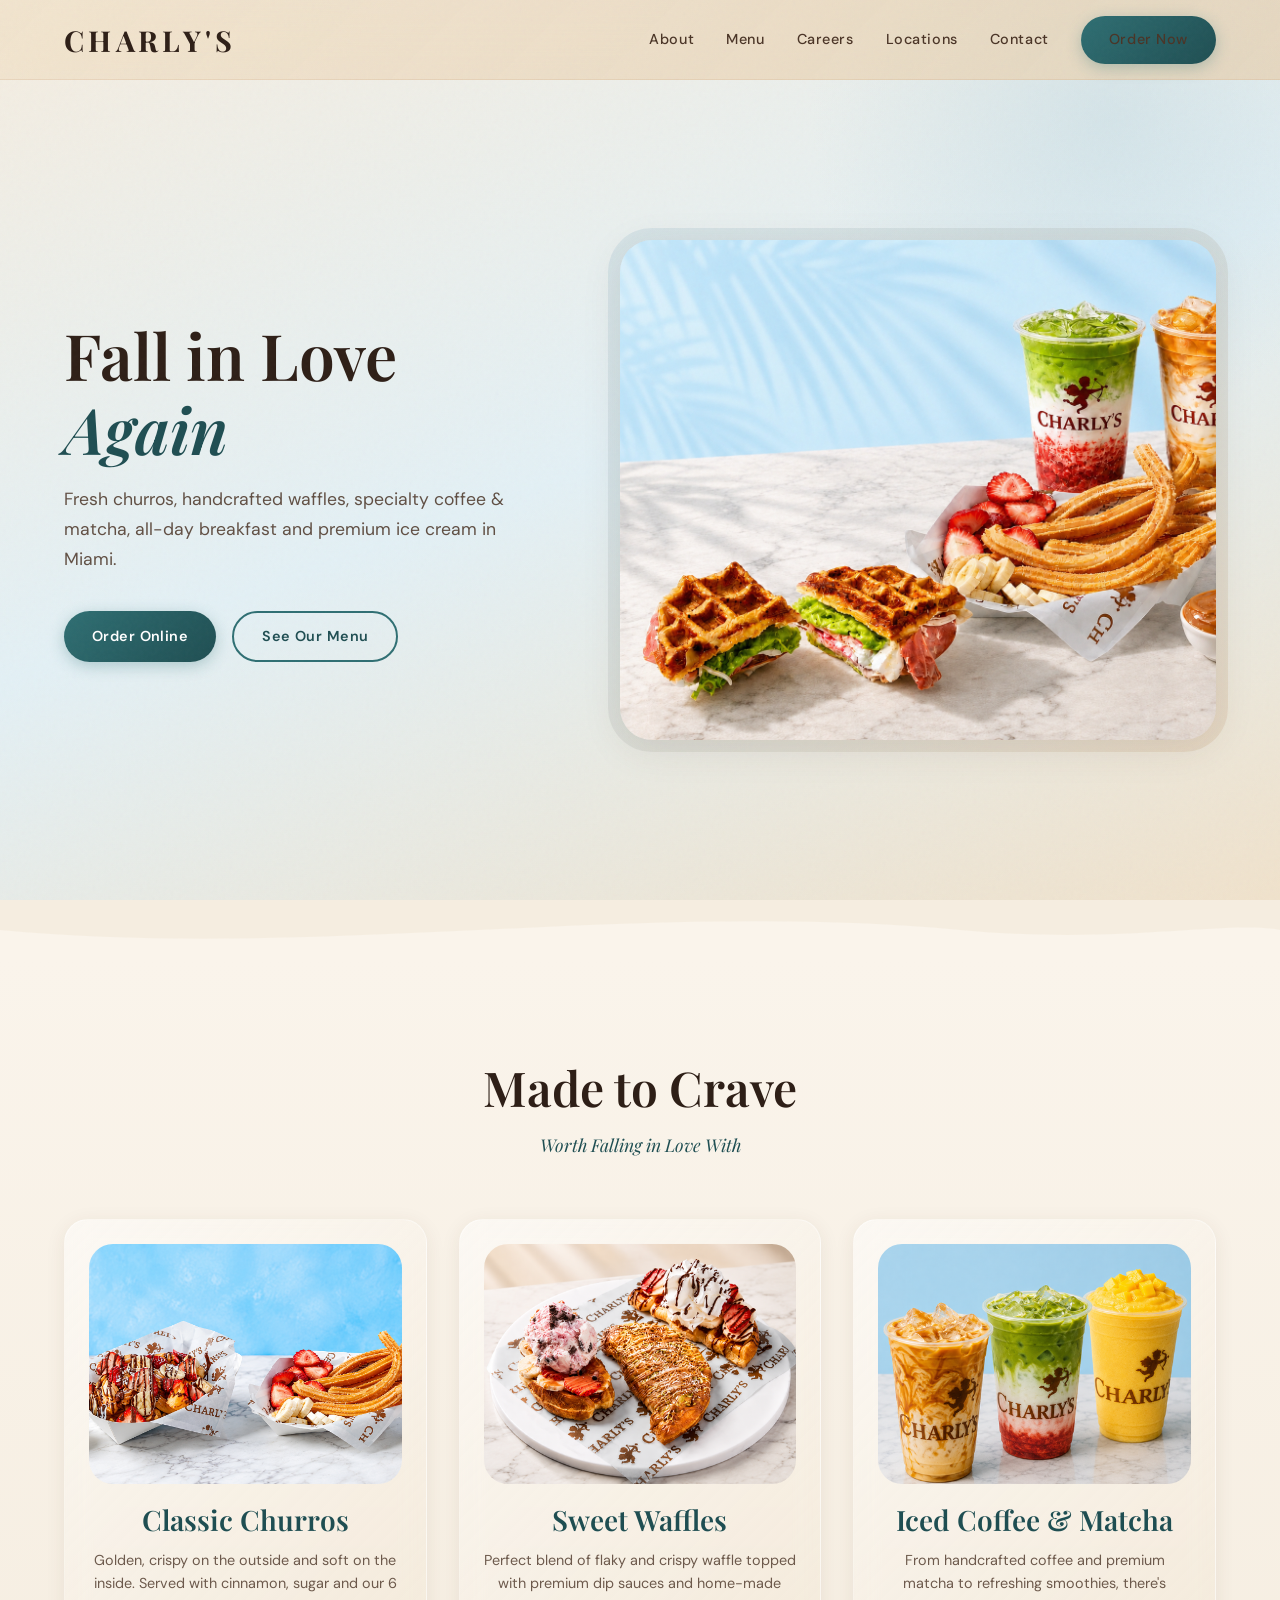
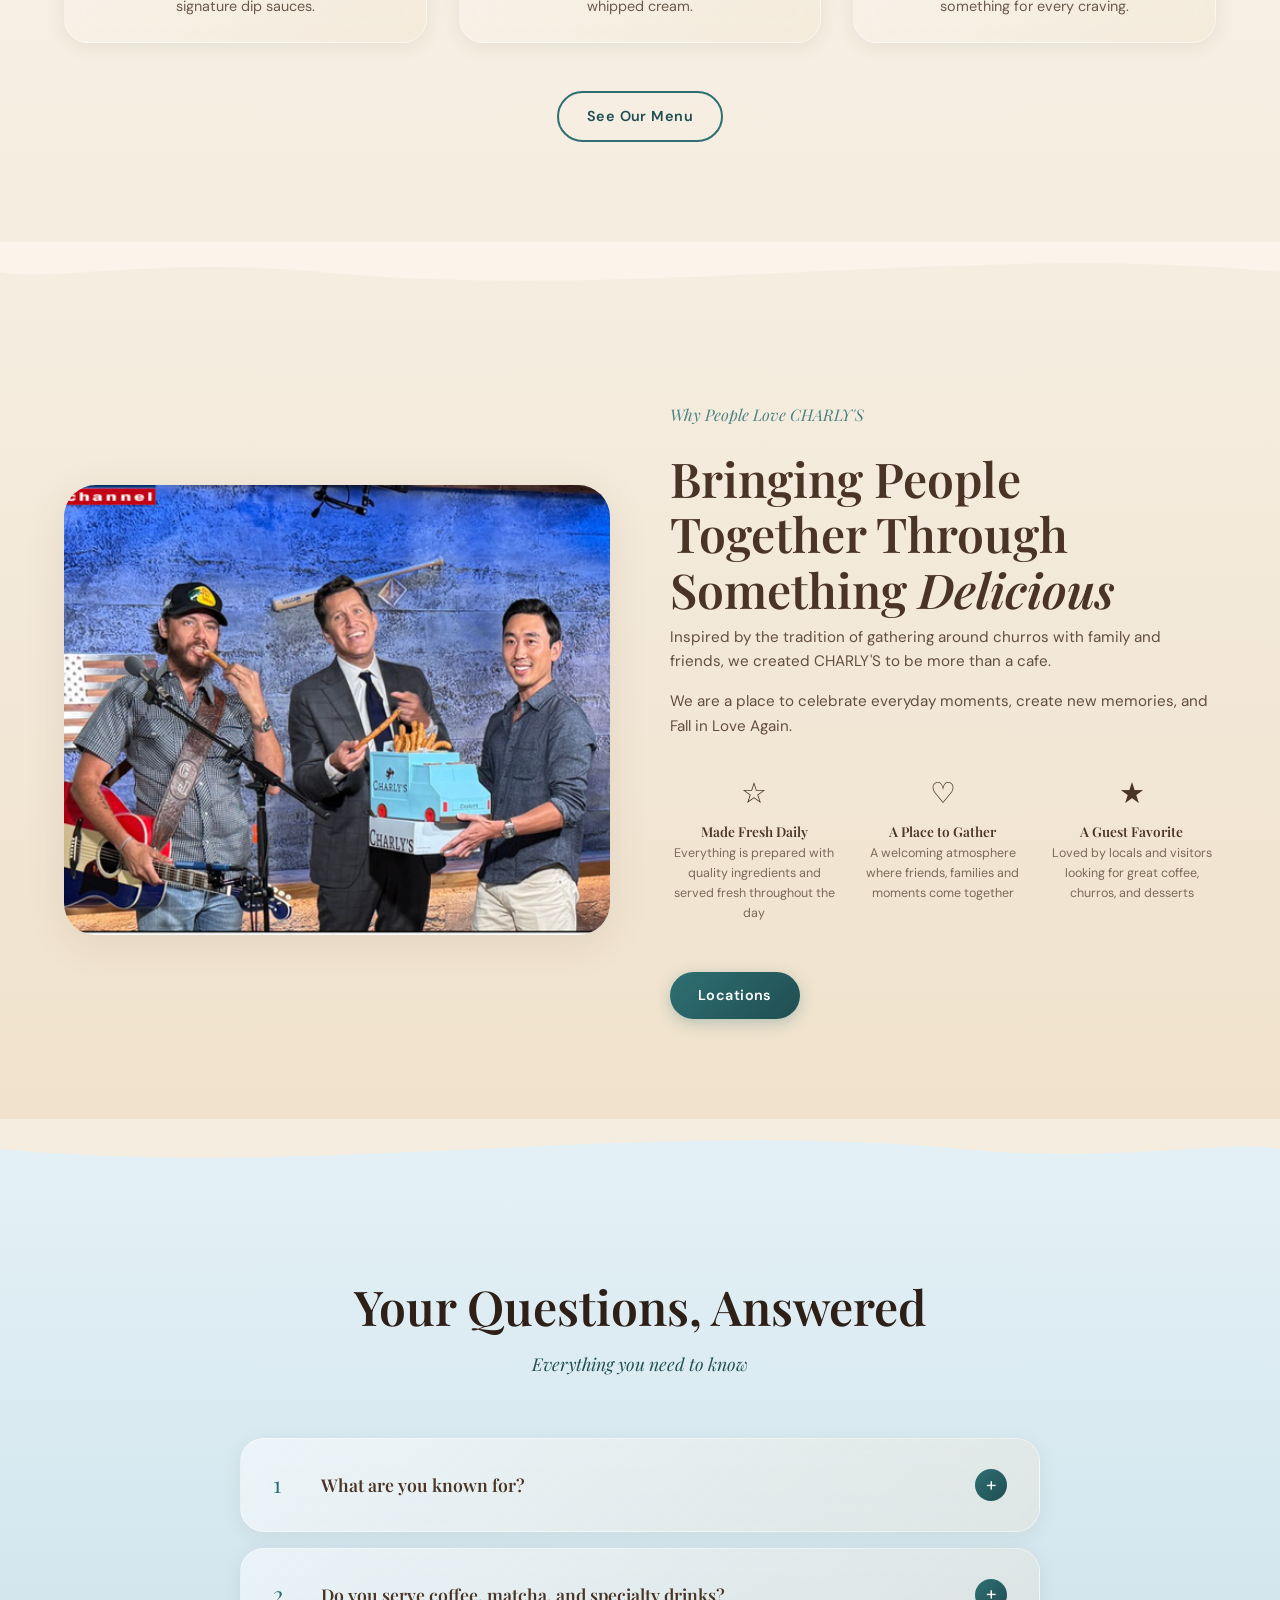
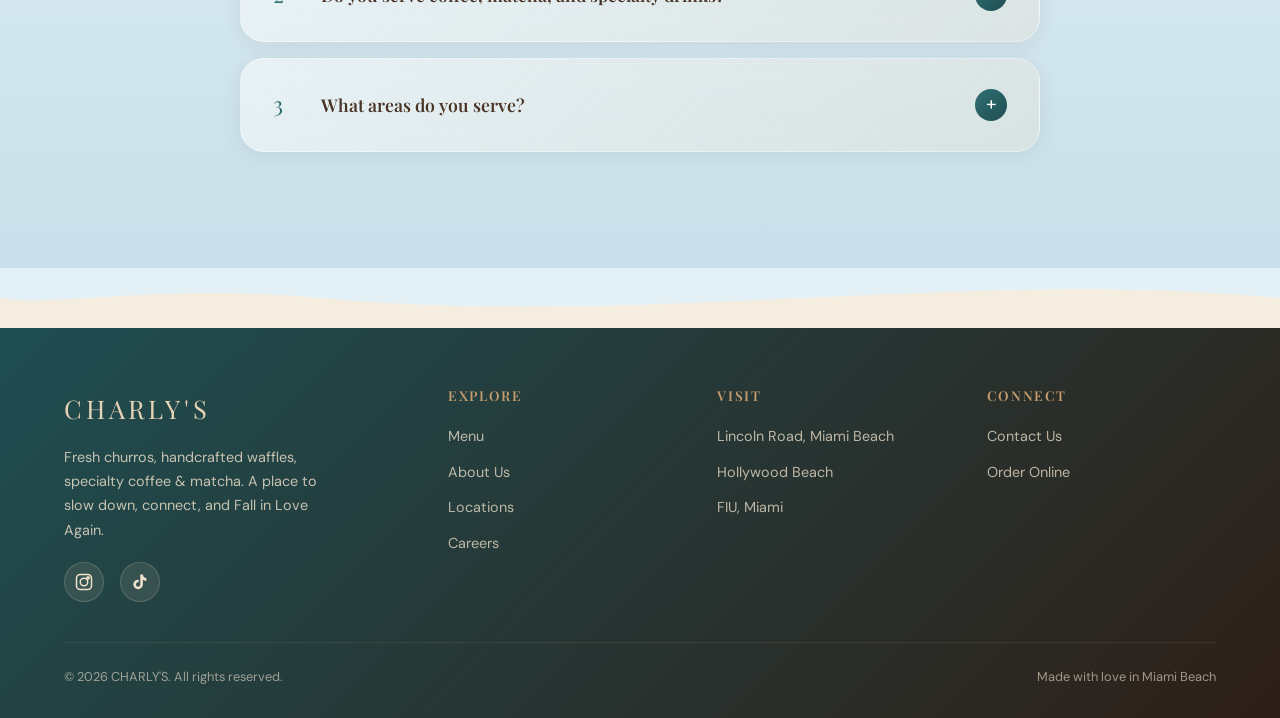
<file: index.html>
<!DOCTYPE html>
<html lang="en">
<head>
  <meta charset="UTF-8">
  <meta name="viewport" content="width=device-width, initial-scale=1.0">
  <meta name="description" content="CHARLY'S — Fresh churros, handcrafted waffles, specialty coffee & matcha, all-day breakfast and premium ice cream in Miami.">
  <title>CHARLY'S — Fall in Love Again</title>
  <link rel="stylesheet" href="css/styles.css">
  <style>
    .hero {
      min-height: 100vh;
      display: flex;
      align-items: center;
      position: relative;
      overflow: hidden;
      background: linear-gradient(160deg, var(--sand-pale) 0%, var(--sky-pale) 50%, var(--sand-light) 100%);
      padding-top: var(--nav-height);
    }
    .hero::before {
      content: '';
      position: absolute;
      top: -20%;
      right: -10%;
      width: 600px;
      height: 600px;
      border-radius: 50%;
      background: radial-gradient(circle, rgba(169,201,214,0.3), transparent 70%);
      pointer-events: none;
    }
    .hero-inner {
      display: grid;
      grid-template-columns: 1fr 1.2fr;
      gap: 60px;
      align-items: center;
      padding: 60px 0;
    }
    .hero-text h1 { margin-bottom: 20px; color: var(--brown-deep); }
    .hero-text h1 em { font-style: italic; color: var(--teal-dark); }
    .hero-text p {
      font-size: 1.1rem;
      color: var(--brown);
      opacity: 0.85;
      margin-bottom: 36px;
      max-width: 440px;
      line-height: 1.7;
    }
    .hero-buttons { display: flex; gap: 16px; flex-wrap: wrap; }
    .hero-img {
      position: relative;
    }
    .hero-img img {
      border-radius: var(--radius-xl);
      box-shadow: var(--shadow-lg);
      width: 100%;
      height: 500px;
      object-fit: cover;
    }
    .hero-img::after {
      content: '';
      position: absolute;
      inset: -12px;
      border-radius: calc(var(--radius-xl) + 12px);
      background: linear-gradient(135deg, rgba(169,201,214,0.3), rgba(198,156,109,0.2));
      z-index: -1;
    }

    /* Crave section */
    .crave-grid {
      display: grid;
      grid-template-columns: repeat(3, 1fr);
      gap: 32px;
    }
    .crave-card { text-align: center; padding: 24px; }
    .crave-card img {
      width: 100%;
      height: 240px;
      object-fit: cover;
      border-radius: var(--radius-lg);
      margin-bottom: 20px;
    }
    .crave-card h3 { margin-bottom: 12px; color: var(--teal-dark); }
    .crave-card p { font-size: 0.9rem; opacity: 0.8; }

    /* Story section */
    .story-grid {
      display: grid;
      grid-template-columns: 1fr 1fr;
      gap: 60px;
      align-items: center;
    }
    .story-img img {
      border-radius: var(--radius-xl);
      box-shadow: var(--shadow-lg);
      width: 100%;
      height: 450px;
      object-fit: cover;
    }
    .story-text h2 { margin-bottom: 8px; }
    .story-text .story-tag {
      color: var(--teal);
      font-family: var(--ff-heading);
      font-style: italic;
      font-size: 1rem;
      margin-bottom: 24px;
    }
    .story-text p { margin-bottom: 16px; opacity: 0.85; }
    .story-pillars {
      display: grid;
      grid-template-columns: repeat(3, 1fr);
      gap: 20px;
      margin-top: 32px;
    }
    .pillar { text-align: center; }
    .pillar-icon { font-size: 1.8rem; margin-bottom: 8px; }
    .pillar h4 { font-size: 0.85rem; font-weight: 600; margin-bottom: 4px; }
    .pillar p { font-size: 0.78rem; opacity: 0.7; }

    /* FAQ */
    .faq-list { max-width: 800px; margin: 0 auto; }
    .faq-item {
      padding: 28px 32px;
      margin-bottom: 16px;
    }
    .faq-q {
      display: flex;
      justify-content: space-between;
      align-items: center;
      cursor: pointer;
      gap: 16px;
    }
    .faq-q h3 { font-size: 1.1rem; flex: 1; }
    .faq-q .faq-num {
      font-family: var(--ff-heading);
      font-size: 1.4rem;
      color: var(--teal);
      min-width: 32px;
    }
    .faq-toggle {
      width: 32px; height: 32px;
      border-radius: 50%;
      background: linear-gradient(135deg, var(--teal), var(--teal-dark));
      color: #fff;
      display: flex; align-items: center; justify-content: center;
      font-size: 1.2rem;
      transition: transform 0.3s ease;
      flex-shrink: 0;
    }
    .faq-item.open .faq-toggle { transform: rotate(45deg); }
    .faq-answer {
      max-height: 0;
      overflow: hidden;
      transition: max-height 0.4s ease, padding 0.4s ease;
      padding-left: 48px;
    }
    .faq-item.open .faq-answer {
      max-height: 300px;
      padding-top: 16px;
    }
    .faq-answer p { font-size: 0.95rem; opacity: 0.8; line-height: 1.7; }

    @media (max-width: 968px) {
      .hero-inner { grid-template-columns: 1fr; text-align: center; }
      .hero-text p { margin-left: auto; margin-right: auto; }
      .hero-buttons { justify-content: center; }
      .hero-img img { height: 360px; }
      .story-grid { grid-template-columns: 1fr; }
      .crave-grid { grid-template-columns: 1fr 1fr; }
    }
    @media (max-width: 640px) {
      .crave-grid { grid-template-columns: 1fr; }
      .story-pillars { grid-template-columns: 1fr; gap: 16px; }
    }
  </style>
</head>
<body>

  <!-- NAVBAR -->
  <nav class="navbar">
    <div class="container">
      <a href="index.html" class="nav-logo">Charly's</a>
      <div class="nav-links">
        <a href="about.html">About</a>
        <a href="menu.html">Menu</a>
        <a href="careers.html">Careers</a>
        <a href="locations.html">Locations</a>
        <a href="contact.html">Contact</a>
        <a href="#" class="btn btn-primary">Order Now</a>
      </div>
      <button class="nav-hamburger" aria-label="Menu">
        <span></span><span></span><span></span>
      </button>
    </div>
  </nav>

  <!-- HERO -->
  <section class="hero">
    <div class="container">
      <div class="hero-inner">
        <div class="hero-text reveal-left">
          <h1>Fall in Love<br><em>Again</em></h1>
          <p>Fresh churros, handcrafted waffles, specialty coffee & matcha, all-day breakfast and premium ice cream in Miami.</p>
          <div class="hero-buttons">
            <a href="#" class="btn btn-primary">Order Online</a>
            <a href="menu.html" class="btn btn-outline">See Our Menu</a>
          </div>
        </div>
        <div class="hero-img reveal-right">
          <img src="images/hero-spread.webp" alt="Charly's churros, waffles and specialty drinks spread on marble">
        </div>
      </div>
    </div>
  </section>

  <!-- WAVE -->
  <div class="wave-separator">
    <svg viewBox="0 0 1440 60" preserveAspectRatio="none">
      <path d="M0,30 C360,60 720,0 1080,30 C1260,45 1380,20 1440,30 L1440,60 L0,60 Z" fill="var(--cream)"/>
    </svg>
  </div>

  <!-- MADE TO CRAVE -->
  <section class="section section-cream">
    <div class="container">
      <h2 class="section-title reveal">Made to Crave</h2>
      <p class="section-subtitle reveal">Worth Falling in Love With</p>
      <div class="crave-grid">
        <div class="glass-card crave-card reveal">
          <img src="images/churros.webp" alt="Classic churros with dipping sauces">
          <h3>Classic Churros</h3>
          <p>Golden, crispy on the outside and soft on the inside. Served with cinnamon, sugar and our 6 signature dip sauces.</p>
        </div>
        <div class="glass-card crave-card reveal">
          <img src="images/waffles.webp" alt="Sweet waffles with toppings">
          <h3>Sweet Waffles</h3>
          <p>Perfect blend of flaky and crispy waffle topped with premium dip sauces and home-made whipped cream.</p>
        </div>
        <div class="glass-card crave-card reveal">
          <img src="images/drinks.webp" alt="Iced coffee, matcha and mango drinks">
          <h3>Iced Coffee & Matcha</h3>
          <p>From handcrafted coffee and premium matcha to refreshing smoothies, there's something for every craving.</p>
        </div>
      </div>
      <div style="text-align:center; margin-top:48px;" class="reveal">
        <a href="menu.html" class="btn btn-outline">See Our Menu</a>
      </div>
    </div>
  </section>

  <!-- WAVE -->
  <div class="wave-separator flip">
    <svg viewBox="0 0 1440 60" preserveAspectRatio="none">
      <path d="M0,30 C360,60 720,0 1080,30 C1260,45 1380,20 1440,30 L1440,60 L0,60 Z" fill="var(--cream)"/>
    </svg>
  </div>

  <!-- STORY -->
  <section class="section section-sand">
    <div class="container">
      <div class="story-grid">
        <div class="story-img reveal-left">
          <img src="images/friends-table.webp" alt="Friends enjoying churros at Charly's">
        </div>
        <div class="story-text reveal-right">
          <p class="story-tag">Why People Love CHARLY'S</p>
          <h2>Bringing People Together Through Something <em>Delicious</em></h2>
          <p>Inspired by the tradition of gathering around churros with family and friends, we created CHARLY'S to be more than a cafe.</p>
          <p>We are a place to celebrate everyday moments, create new memories, and Fall in Love Again.</p>
          <div class="story-pillars">
            <div class="pillar">
              <div class="pillar-icon">&#9734;</div>
              <h4>Made Fresh Daily</h4>
              <p>Everything is prepared with quality ingredients and served fresh throughout the day</p>
            </div>
            <div class="pillar">
              <div class="pillar-icon">&#9825;</div>
              <h4>A Place to Gather</h4>
              <p>A welcoming atmosphere where friends, families and moments come together</p>
            </div>
            <div class="pillar">
              <div class="pillar-icon">&#9733;</div>
              <h4>A Guest Favorite</h4>
              <p>Loved by locals and visitors looking for great coffee, churros, and desserts</p>
            </div>
          </div>
          <div style="margin-top:32px;">
            <a href="locations.html" class="btn btn-primary">Locations</a>
          </div>
        </div>
      </div>
    </div>
  </section>

  <!-- WAVE -->
  <div class="wave-separator">
    <svg viewBox="0 0 1440 60" preserveAspectRatio="none">
      <path d="M0,30 C360,60 720,0 1080,30 C1260,45 1380,20 1440,30 L1440,60 L0,60 Z" fill="var(--sky-pale)"/>
    </svg>
  </div>

  <!-- FAQ -->
  <section class="section section-sky">
    <div class="container">
      <h2 class="section-title reveal">Your Questions, Answered</h2>
      <p class="section-subtitle reveal">Everything you need to know</p>
      <div class="faq-list">
        <div class="glass-card faq-item reveal">
          <div class="faq-q">
            <span class="faq-num">1</span>
            <h3>What are you known for?</h3>
            <span class="faq-toggle">+</span>
          </div>
          <div class="faq-answer">
            <p>CHARLY'S is known for freshly made churros and waffles. People also love our specialty coffee, matcha lattes, and premium ice cream. Our churros are prepared fresh throughout the day and served with signature dips.</p>
          </div>
        </div>
        <div class="glass-card faq-item reveal">
          <div class="faq-q">
            <span class="faq-num">2</span>
            <h3>Do you serve coffee, matcha, and specialty drinks?</h3>
            <span class="faq-toggle">+</span>
          </div>
          <div class="faq-answer">
            <p>Yes, CHARLY'S offers a variety of signature iced coffee and matcha drinks. Whether you're looking for a morning coffee on Lincoln Road or an afternoon matcha latte in Miami Beach, our drink menu is designed to pair perfectly with our fresh desserts.</p>
          </div>
        </div>
        <div class="glass-card faq-item reveal">
          <div class="faq-q">
            <span class="faq-num">3</span>
            <h3>What areas do you serve?</h3>
            <span class="faq-toggle">+</span>
          </div>
          <div class="faq-answer">
            <p>CHARLY'S flagship is located on Lincoln Road in Miami Beach, Florida. We serve locals, tourists, families, students, and visitors looking for fresh churros, coffee, matcha, waffles, and ice cream. New locations coming soon in Hollywood Beach and FIU.</p>
          </div>
        </div>
      </div>
    </div>
  </section>

  <!-- WAVE -->
  <div class="wave-separator flip">
    <svg viewBox="0 0 1440 60" preserveAspectRatio="none">
      <path d="M0,30 C360,60 720,0 1080,30 C1260,45 1380,20 1440,30 L1440,60 L0,60 Z" fill="var(--sky-pale)"/>
    </svg>
  </div>

  <!-- FOOTER -->
  <footer class="footer">
    <div class="container">
      <div class="footer-content">
        <div class="footer-brand">
          <div class="footer-logo">Charly's</div>
          <p>Fresh churros, handcrafted waffles, specialty coffee & matcha. A place to slow down, connect, and Fall in Love Again.</p>
          <div class="footer-social" style="margin-top:20px;">
            <a href="https://instagram.com/charlys.us" target="_blank" rel="noopener" aria-label="Instagram">
              <svg width="18" height="18" viewBox="0 0 24 24" fill="none" stroke="currentColor" stroke-width="2"><rect x="2" y="2" width="20" height="20" rx="5"/><circle cx="12" cy="12" r="5"/><circle cx="17.5" cy="6.5" r="1.5"/></svg>
            </a>
            <a href="https://www.tiktok.com/@charlys.us" target="_blank" rel="noopener" aria-label="TikTok">
              <svg width="18" height="18" viewBox="0 0 24 24" fill="currentColor"><path d="M19.59 6.69a4.83 4.83 0 01-3.77-4.25V2h-3.45v13.67a2.89 2.89 0 01-2.88 2.5 2.89 2.89 0 01-2.89-2.89 2.89 2.89 0 012.89-2.89c.28 0 .54.04.79.1v-3.5a6.37 6.37 0 00-.79-.05A6.34 6.34 0 003.15 15.2a6.34 6.34 0 006.34 6.34 6.34 6.34 0 006.34-6.34V9.05a8.16 8.16 0 004.76 1.51V7.12a4.84 4.84 0 01-1-.43z"/></svg>
            </a>
          </div>
        </div>
        <div>
          <h4>Explore</h4>
          <ul>
            <li><a href="menu.html">Menu</a></li>
            <li><a href="about.html">About Us</a></li>
            <li><a href="locations.html">Locations</a></li>
            <li><a href="careers.html">Careers</a></li>
          </ul>
        </div>
        <div>
          <h4>Visit</h4>
          <ul>
            <li><a href="locations.html">Lincoln Road, Miami Beach</a></li>
            <li><a href="locations.html">Hollywood Beach</a></li>
            <li><a href="locations.html">FIU, Miami</a></li>
          </ul>
        </div>
        <div>
          <h4>Connect</h4>
          <ul>
            <li><a href="contact.html">Contact Us</a></li>
            <li><a href="#">Order Online</a></li>
          </ul>
        </div>
      </div>
      <div class="footer-bottom">
        <span>&copy; 2026 CHARLY'S. All rights reserved.</span>
        <span>Made with love in Miami Beach</span>
      </div>
    </div>
  </footer>

  <script src="js/main.js"></script>
  <script>
    document.querySelectorAll('.faq-q').forEach(q => {
      q.addEventListener('click', () => {
        const item = q.closest('.faq-item');
        document.querySelectorAll('.faq-item').forEach(i => { if (i !== item) i.classList.remove('open'); });
        item.classList.toggle('open');
      });
    });
  </script>
</body>
</html>
</file>
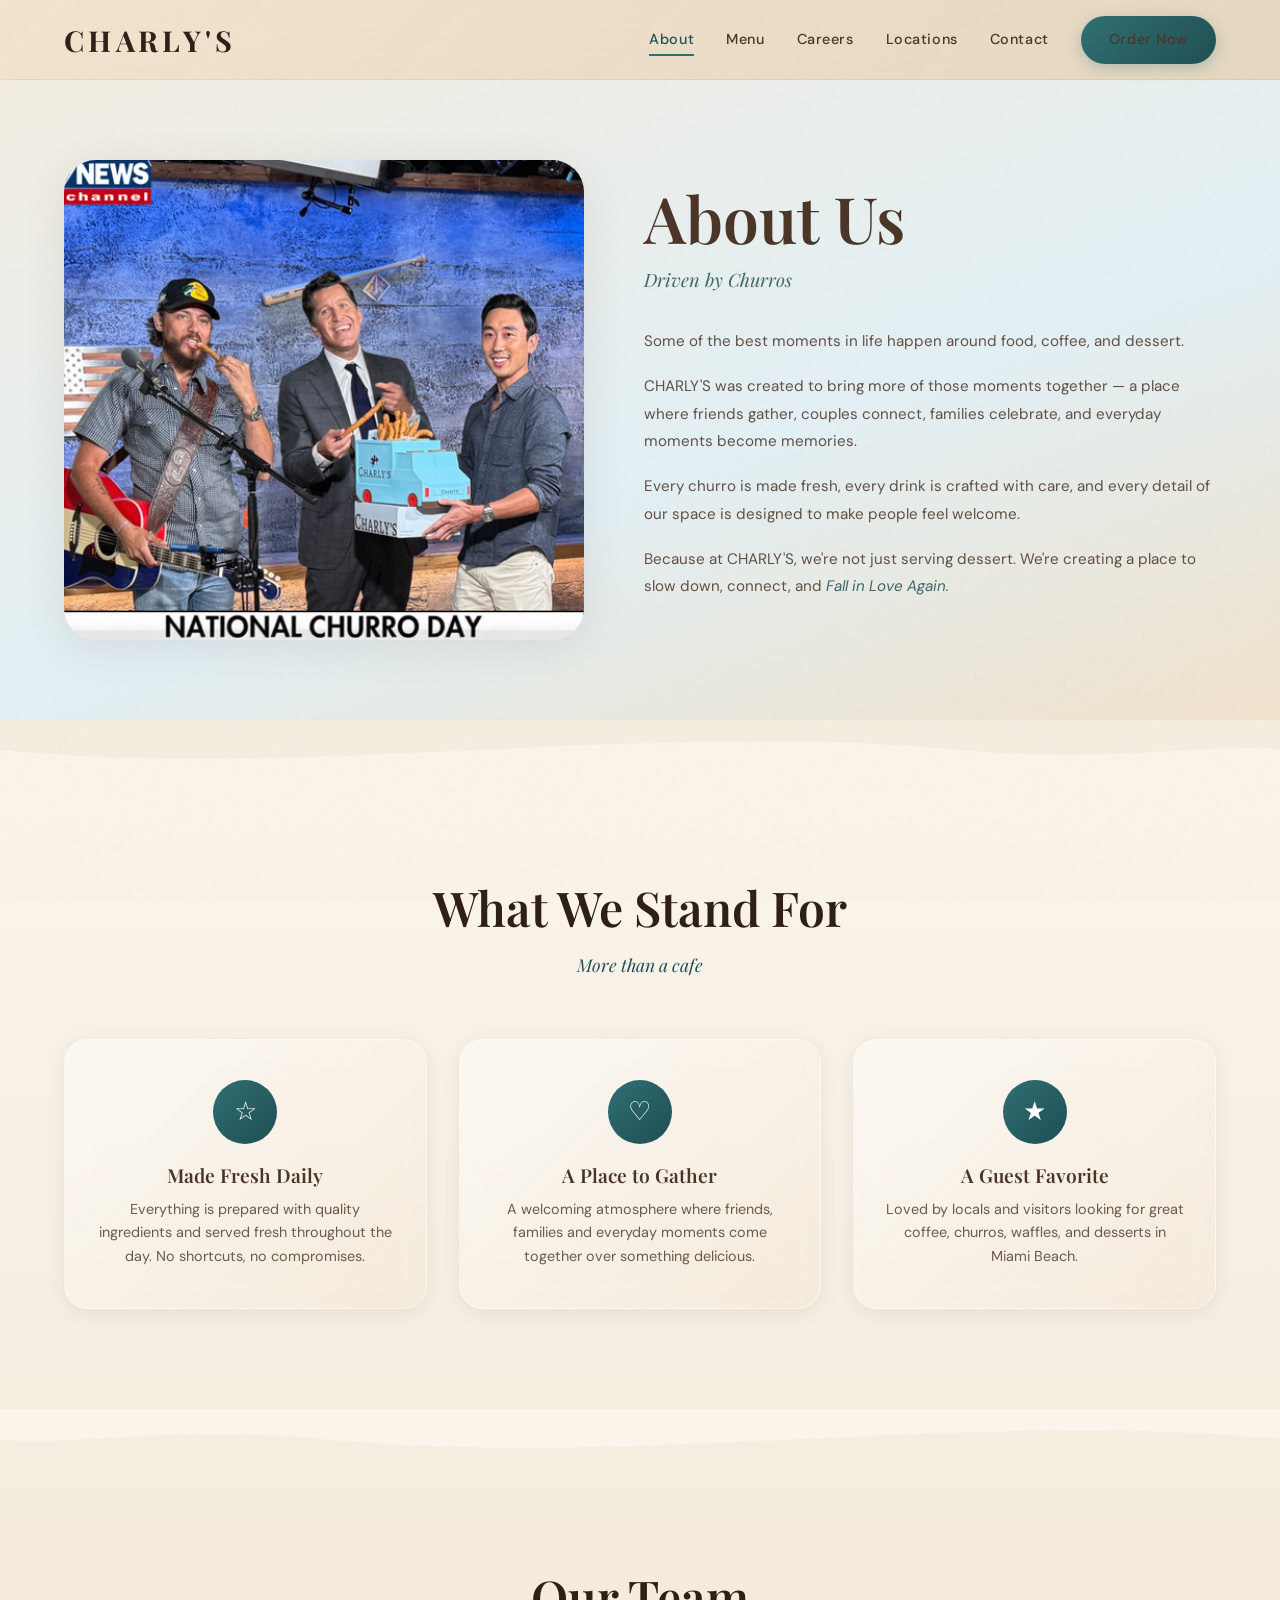
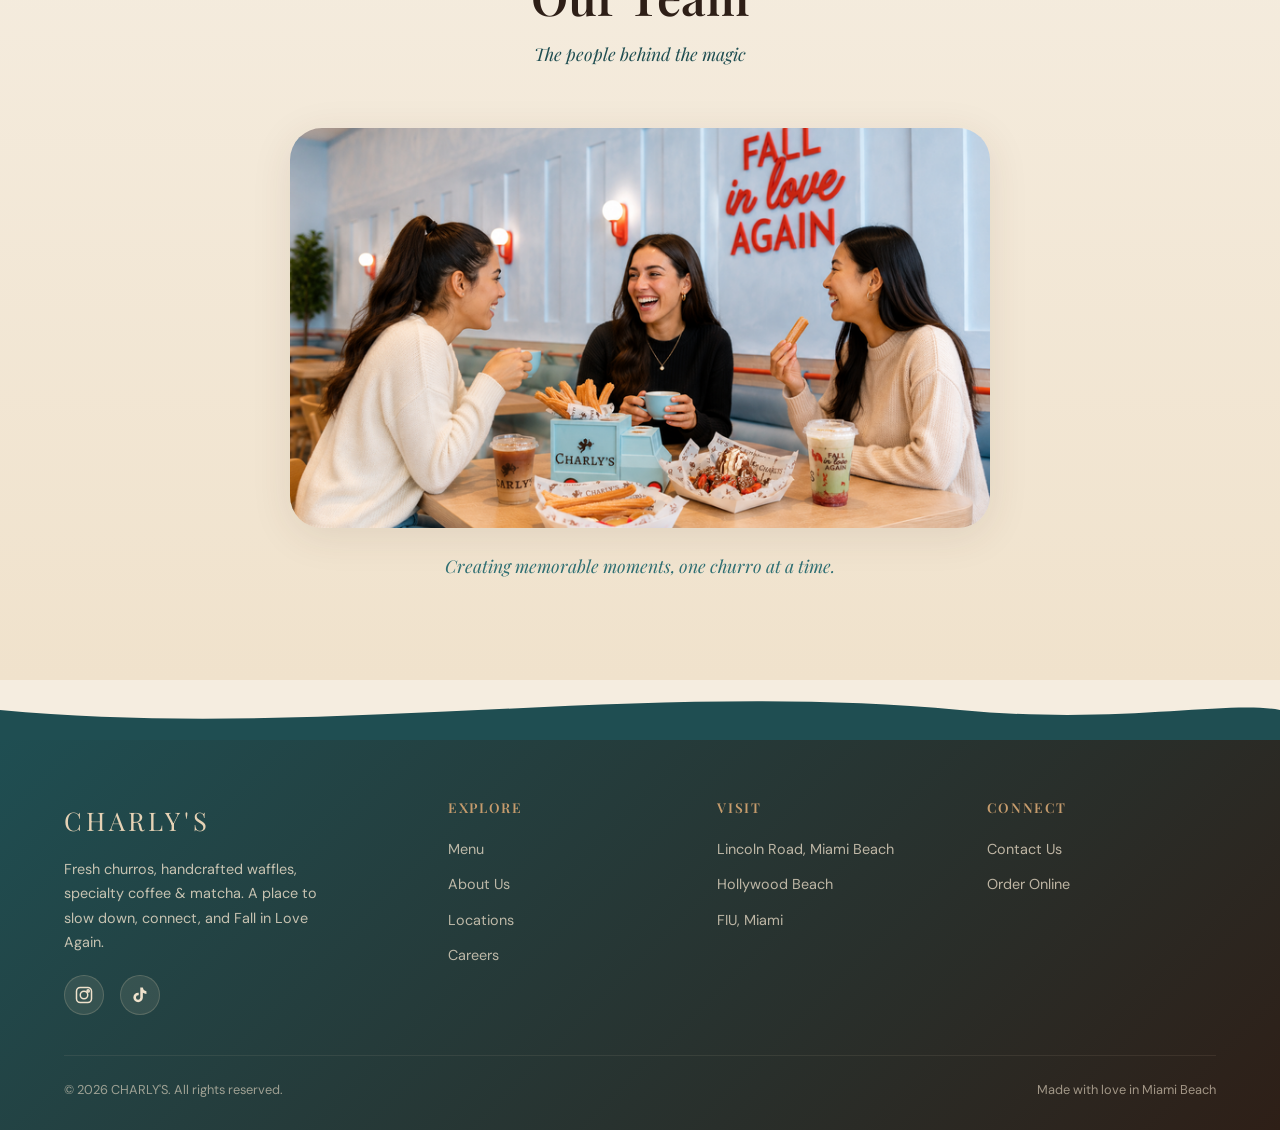
<file: about.html>
<!DOCTYPE html>
<html lang="en">
<head>
  <meta charset="UTF-8">
  <meta name="viewport" content="width=device-width, initial-scale=1.0">
  <meta name="description" content="About CHARLY'S — Driven by churros. A place to slow down, connect, and Fall in Love Again.">
  <title>About — CHARLY'S</title>
  <link rel="stylesheet" href="css/styles.css">
  <style>
    .about-hero {
      min-height: 70vh;
      display: flex;
      align-items: center;
      padding-top: var(--nav-height);
      background: linear-gradient(160deg, var(--sand-pale) 0%, var(--sky-pale) 60%, var(--sand-light) 100%);
      overflow: hidden;
    }
    .about-hero-inner {
      display: grid;
      grid-template-columns: 1fr 1.1fr;
      gap: 60px;
      align-items: center;
      padding: 80px 0;
    }
    .about-hero-img img {
      border-radius: var(--radius-xl);
      box-shadow: var(--shadow-lg);
      width: 100%;
      height: 480px;
      object-fit: cover;
    }
    .about-hero-text h1 { margin-bottom: 8px; }
    .about-hero-text .tagline {
      font-family: var(--ff-heading);
      font-style: italic;
      color: var(--teal-dark);
      font-size: 1.15rem;
      margin-bottom: 32px;
    }
    .about-hero-text p {
      margin-bottom: 18px;
      opacity: 0.85;
      line-height: 1.8;
    }
    .about-hero-text p:last-of-type em {
      color: var(--teal-dark);
      font-style: italic;
    }

    .values-grid {
      display: grid;
      grid-template-columns: repeat(3, 1fr);
      gap: 32px;
      margin-top: 60px;
    }
    .value-card {
      padding: 40px 28px;
      text-align: center;
    }
    .value-icon {
      width: 64px;
      height: 64px;
      margin: 0 auto 20px;
      border-radius: 50%;
      background: linear-gradient(135deg, var(--teal), var(--teal-dark));
      display: flex;
      align-items: center;
      justify-content: center;
      font-size: 1.6rem;
      color: #fff;
    }
    .value-card h3 { margin-bottom: 12px; font-size: 1.2rem; }
    .value-card p { font-size: 0.9rem; opacity: 0.8; }

    .team-section {
      text-align: center;
    }
    .team-img {
      max-width: 700px;
      margin: 0 auto;
      border-radius: var(--radius-xl);
      box-shadow: var(--shadow-lg);
      height: 400px;
      object-fit: cover;
      width: 100%;
    }
    .team-caption {
      margin-top: 24px;
      font-family: var(--ff-heading);
      font-style: italic;
      color: var(--teal);
      font-size: 1.1rem;
    }

    @media (max-width: 968px) {
      .about-hero-inner { grid-template-columns: 1fr; text-align: center; }
      .about-hero-img img { height: 340px; }
      .values-grid { grid-template-columns: 1fr; max-width: 400px; margin-left: auto; margin-right: auto; }
    }
  </style>
</head>
<body>

  <nav class="navbar">
    <div class="container">
      <a href="index.html" class="nav-logo">Charly's</a>
      <div class="nav-links">
        <a href="about.html" class="active">About</a>
        <a href="menu.html">Menu</a>
        <a href="careers.html">Careers</a>
        <a href="locations.html">Locations</a>
        <a href="contact.html">Contact</a>
        <a href="#" class="btn btn-primary">Order Now</a>
      </div>
      <button class="nav-hamburger" aria-label="Menu"><span></span><span></span><span></span></button>
    </div>
  </nav>

  <section class="about-hero">
    <div class="container">
      <div class="about-hero-inner">
        <div class="about-hero-img reveal-left">
          <img src="images/friends-table.webp" alt="Friends enjoying Charly's churros and drinks together">
        </div>
        <div class="about-hero-text reveal-right">
          <h1>About Us</h1>
          <p class="tagline">Driven by Churros</p>
          <p>Some of the best moments in life happen around food, coffee, and dessert.</p>
          <p>CHARLY'S was created to bring more of those moments together — a place where friends gather, couples connect, families celebrate, and everyday moments become memories.</p>
          <p>Every churro is made fresh, every drink is crafted with care, and every detail of our space is designed to make people feel welcome.</p>
          <p>Because at CHARLY'S, we're not just serving dessert. We're creating a place to slow down, connect, and <em>Fall in Love Again.</em></p>
        </div>
      </div>
    </div>
  </section>

  <div class="wave-separator">
    <svg viewBox="0 0 1440 60" preserveAspectRatio="none">
      <path d="M0,30 C360,60 720,0 1080,30 C1260,45 1380,20 1440,30 L1440,60 L0,60 Z" fill="var(--cream)"/>
    </svg>
  </div>

  <section class="section section-cream">
    <div class="container">
      <h2 class="section-title reveal">What We Stand For</h2>
      <p class="section-subtitle reveal">More than a cafe</p>
      <div class="values-grid">
        <div class="glass-card value-card reveal">
          <div class="value-icon">&#9734;</div>
          <h3>Made Fresh Daily</h3>
          <p>Everything is prepared with quality ingredients and served fresh throughout the day. No shortcuts, no compromises.</p>
        </div>
        <div class="glass-card value-card reveal">
          <div class="value-icon">&#9825;</div>
          <h3>A Place to Gather</h3>
          <p>A welcoming atmosphere where friends, families and everyday moments come together over something delicious.</p>
        </div>
        <div class="glass-card value-card reveal">
          <div class="value-icon">&#9733;</div>
          <h3>A Guest Favorite</h3>
          <p>Loved by locals and visitors looking for great coffee, churros, waffles, and desserts in Miami Beach.</p>
        </div>
      </div>
    </div>
  </section>

  <div class="wave-separator flip">
    <svg viewBox="0 0 1440 60" preserveAspectRatio="none">
      <path d="M0,30 C360,60 720,0 1080,30 C1260,45 1380,20 1440,30 L1440,60 L0,60 Z" fill="var(--cream)"/>
    </svg>
  </div>

  <section class="section section-sand team-section">
    <div class="container">
      <h2 class="section-title reveal">Our Team</h2>
      <p class="section-subtitle reveal">The people behind the magic</p>
      <img src="images/team-aprons.webp" alt="Charly's team members smiling in aprons" class="team-img reveal">
      <p class="team-caption reveal">Creating memorable moments, one churro at a time.</p>
    </div>
  </section>

  <div class="wave-separator">
    <svg viewBox="0 0 1440 60" preserveAspectRatio="none">
      <path d="M0,30 C360,60 720,0 1080,30 C1260,45 1380,20 1440,30 L1440,60 L0,60 Z" fill="var(--teal-dark)"/>
    </svg>
  </div>

  <footer class="footer">
    <div class="container">
      <div class="footer-content">
        <div class="footer-brand">
          <div class="footer-logo">Charly's</div>
          <p>Fresh churros, handcrafted waffles, specialty coffee & matcha. A place to slow down, connect, and Fall in Love Again.</p>
          <div class="footer-social" style="margin-top:20px;">
            <a href="https://instagram.com/charlys.us" target="_blank" rel="noopener" aria-label="Instagram"><svg width="18" height="18" viewBox="0 0 24 24" fill="none" stroke="currentColor" stroke-width="2"><rect x="2" y="2" width="20" height="20" rx="5"/><circle cx="12" cy="12" r="5"/><circle cx="17.5" cy="6.5" r="1.5"/></svg></a>
            <a href="https://www.tiktok.com/@charlys.us" target="_blank" rel="noopener" aria-label="TikTok"><svg width="18" height="18" viewBox="0 0 24 24" fill="currentColor"><path d="M19.59 6.69a4.83 4.83 0 01-3.77-4.25V2h-3.45v13.67a2.89 2.89 0 01-2.88 2.5 2.89 2.89 0 01-2.89-2.89 2.89 2.89 0 012.89-2.89c.28 0 .54.04.79.1v-3.5a6.37 6.37 0 00-.79-.05A6.34 6.34 0 003.15 15.2a6.34 6.34 0 006.34 6.34 6.34 6.34 0 006.34-6.34V9.05a8.16 8.16 0 004.76 1.51V7.12a4.84 4.84 0 01-1-.43z"/></svg></a>
          </div>
        </div>
        <div><h4>Explore</h4><ul><li><a href="menu.html">Menu</a></li><li><a href="about.html">About Us</a></li><li><a href="locations.html">Locations</a></li><li><a href="careers.html">Careers</a></li></ul></div>
        <div><h4>Visit</h4><ul><li><a href="locations.html">Lincoln Road, Miami Beach</a></li><li><a href="locations.html">Hollywood Beach</a></li><li><a href="locations.html">FIU, Miami</a></li></ul></div>
        <div><h4>Connect</h4><ul><li><a href="contact.html">Contact Us</a></li><li><a href="#">Order Online</a></li></ul></div>
      </div>
      <div class="footer-bottom">
        <span>&copy; 2026 CHARLY'S. All rights reserved.</span>
        <span>Made with love in Miami Beach</span>
      </div>
    </div>
  </footer>

  <script src="js/main.js"></script>
</body>
</html>
</file>
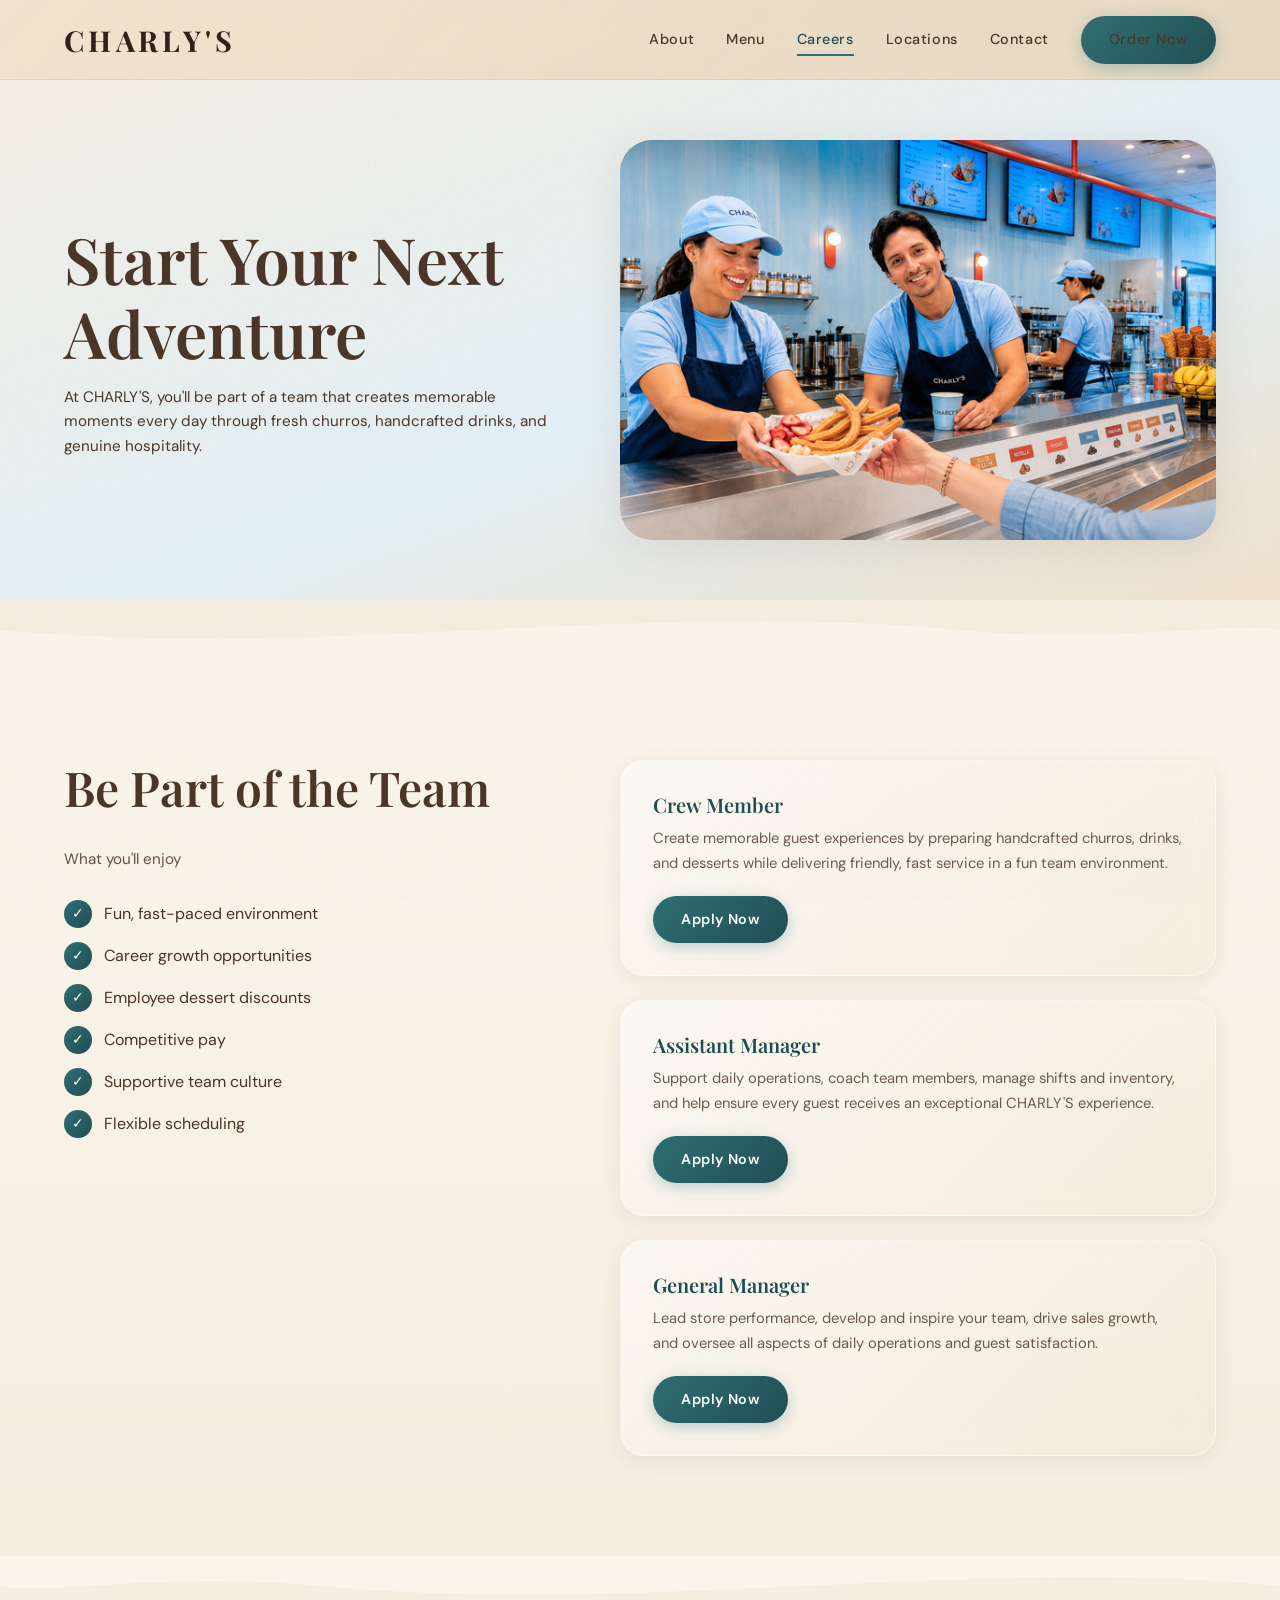
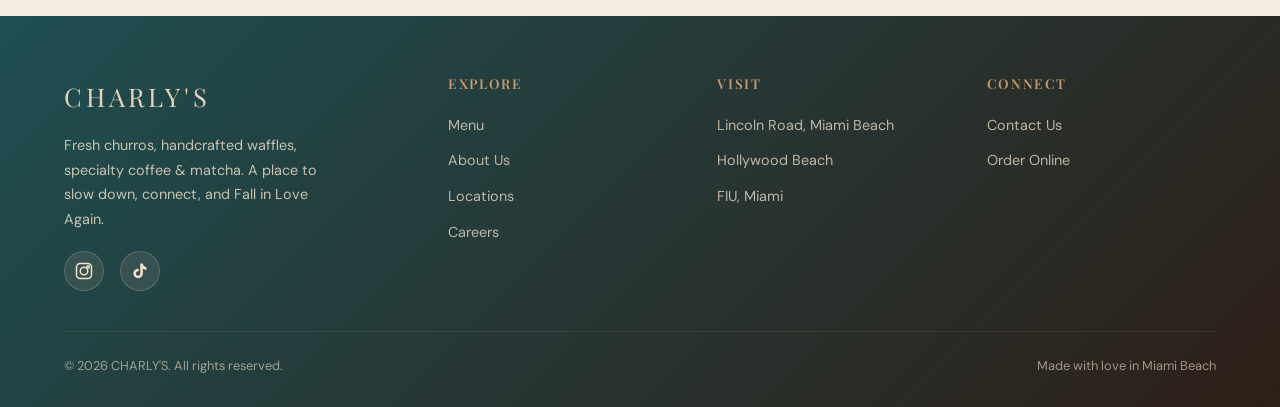
<file: careers.html>
<!DOCTYPE html>
<html lang="en">
<head>
  <meta charset="UTF-8">
  <meta name="viewport" content="width=device-width, initial-scale=1.0">
  <meta name="description" content="Careers at CHARLY'S — Join the team. Fun, fast-paced environment with career growth and employee dessert discounts.">
  <title>Careers — CHARLY'S</title>
  <link rel="stylesheet" href="css/styles.css">
  <style>
    .careers-hero {
      min-height: 65vh;
      display: flex;
      align-items: center;
      padding-top: var(--nav-height);
      background: linear-gradient(160deg, var(--sand-pale) 0%, var(--sky-pale) 60%, var(--sand-light) 100%);
      overflow: hidden;
    }
    .careers-hero-inner {
      display: grid;
      grid-template-columns: 1fr 1.2fr;
      gap: 60px;
      align-items: center;
      padding: 60px 0;
    }
    .careers-hero-text h1 { margin-bottom: 16px; }
    .careers-hero-img img {
      border-radius: var(--radius-xl);
      box-shadow: var(--shadow-lg);
      width: 100%;
      height: 400px;
      object-fit: cover;
    }

    .perks-roles {
      display: grid;
      grid-template-columns: 1fr 1.2fr;
      gap: 60px;
      align-items: start;
    }
    .perks h2 { margin-bottom: 32px; }
    .perk-list { display: flex; flex-direction: column; gap: 14px; }
    .perk-item {
      display: flex;
      align-items: center;
      gap: 12px;
      font-size: 1rem;
    }
    .perk-check {
      width: 28px;
      height: 28px;
      border-radius: 50%;
      background: linear-gradient(135deg, var(--teal), var(--teal-dark));
      color: #fff;
      display: flex;
      align-items: center;
      justify-content: center;
      font-size: 0.85rem;
      flex-shrink: 0;
    }

    .roles { display: flex; flex-direction: column; gap: 24px; }
    .role-card { padding: 32px; }
    .role-card h3 {
      color: var(--teal-dark);
      margin-bottom: 10px;
      font-size: 1.25rem;
    }
    .role-card p {
      font-size: 0.92rem;
      opacity: 0.8;
      line-height: 1.7;
      margin-bottom: 20px;
    }

    @media (max-width: 968px) {
      .careers-hero-inner { grid-template-columns: 1fr; text-align: center; }
      .careers-hero-img img { height: 300px; }
      .perks-roles { grid-template-columns: 1fr; }
    }
  </style>
</head>
<body>

  <nav class="navbar">
    <div class="container">
      <a href="index.html" class="nav-logo">Charly's</a>
      <div class="nav-links">
        <a href="about.html">About</a>
        <a href="menu.html">Menu</a>
        <a href="careers.html" class="active">Careers</a>
        <a href="locations.html">Locations</a>
        <a href="contact.html">Contact</a>
        <a href="#" class="btn btn-primary">Order Now</a>
      </div>
      <button class="nav-hamburger" aria-label="Menu"><span></span><span></span><span></span></button>
    </div>
  </nav>

  <section class="careers-hero">
    <div class="container">
      <div class="careers-hero-inner">
        <div class="careers-hero-text reveal-left">
          <h1>Start Your Next Adventure</h1>
          <p>At CHARLY'S, you'll be part of a team that creates memorable moments every day through fresh churros, handcrafted drinks, and genuine hospitality.</p>
        </div>
        <div class="careers-hero-img reveal-right">
          <img src="images/team-counter.webp" alt="Charly's team members smiling behind the counter">
        </div>
      </div>
    </div>
  </section>

  <div class="wave-separator">
    <svg viewBox="0 0 1440 60" preserveAspectRatio="none">
      <path d="M0,30 C360,60 720,0 1080,30 C1260,45 1380,20 1440,30 L1440,60 L0,60 Z" fill="var(--cream)"/>
    </svg>
  </div>

  <section class="section section-cream">
    <div class="container">
      <div class="perks-roles">
        <div class="perks reveal-left">
          <h2>Be Part of the Team</h2>
          <p style="margin-bottom:28px; opacity:0.85;">What you'll enjoy</p>
          <div class="perk-list">
            <div class="perk-item"><span class="perk-check">&#10003;</span> Fun, fast-paced environment</div>
            <div class="perk-item"><span class="perk-check">&#10003;</span> Career growth opportunities</div>
            <div class="perk-item"><span class="perk-check">&#10003;</span> Employee dessert discounts</div>
            <div class="perk-item"><span class="perk-check">&#10003;</span> Competitive pay</div>
            <div class="perk-item"><span class="perk-check">&#10003;</span> Supportive team culture</div>
            <div class="perk-item"><span class="perk-check">&#10003;</span> Flexible scheduling</div>
          </div>
        </div>
        <div class="roles reveal-right">
          <div class="glass-card role-card">
            <h3>Crew Member</h3>
            <p>Create memorable guest experiences by preparing handcrafted churros, drinks, and desserts while delivering friendly, fast service in a fun team environment.</p>
            <a href="contact.html" class="btn btn-primary">Apply Now</a>
          </div>
          <div class="glass-card role-card">
            <h3>Assistant Manager</h3>
            <p>Support daily operations, coach team members, manage shifts and inventory, and help ensure every guest receives an exceptional CHARLY'S experience.</p>
            <a href="contact.html" class="btn btn-primary">Apply Now</a>
          </div>
          <div class="glass-card role-card">
            <h3>General Manager</h3>
            <p>Lead store performance, develop and inspire your team, drive sales growth, and oversee all aspects of daily operations and guest satisfaction.</p>
            <a href="contact.html" class="btn btn-primary">Apply Now</a>
          </div>
        </div>
      </div>
    </div>
  </section>

  <div class="wave-separator flip">
    <svg viewBox="0 0 1440 60" preserveAspectRatio="none">
      <path d="M0,30 C360,60 720,0 1080,30 C1260,45 1380,20 1440,30 L1440,60 L0,60 Z" fill="var(--cream)"/>
    </svg>
  </div>

  <footer class="footer">
    <div class="container">
      <div class="footer-content">
        <div class="footer-brand">
          <div class="footer-logo">Charly's</div>
          <p>Fresh churros, handcrafted waffles, specialty coffee & matcha. A place to slow down, connect, and Fall in Love Again.</p>
          <div class="footer-social" style="margin-top:20px;">
            <a href="https://instagram.com/charlys.us" target="_blank" rel="noopener" aria-label="Instagram"><svg width="18" height="18" viewBox="0 0 24 24" fill="none" stroke="currentColor" stroke-width="2"><rect x="2" y="2" width="20" height="20" rx="5"/><circle cx="12" cy="12" r="5"/><circle cx="17.5" cy="6.5" r="1.5"/></svg></a>
            <a href="https://www.tiktok.com/@charlys.us" target="_blank" rel="noopener" aria-label="TikTok"><svg width="18" height="18" viewBox="0 0 24 24" fill="currentColor"><path d="M19.59 6.69a4.83 4.83 0 01-3.77-4.25V2h-3.45v13.67a2.89 2.89 0 01-2.88 2.5 2.89 2.89 0 01-2.89-2.89 2.89 2.89 0 012.89-2.89c.28 0 .54.04.79.1v-3.5a6.37 6.37 0 00-.79-.05A6.34 6.34 0 003.15 15.2a6.34 6.34 0 006.34 6.34 6.34 6.34 0 006.34-6.34V9.05a8.16 8.16 0 004.76 1.51V7.12a4.84 4.84 0 01-1-.43z"/></svg></a>
          </div>
        </div>
        <div><h4>Explore</h4><ul><li><a href="menu.html">Menu</a></li><li><a href="about.html">About Us</a></li><li><a href="locations.html">Locations</a></li><li><a href="careers.html">Careers</a></li></ul></div>
        <div><h4>Visit</h4><ul><li><a href="locations.html">Lincoln Road, Miami Beach</a></li><li><a href="locations.html">Hollywood Beach</a></li><li><a href="locations.html">FIU, Miami</a></li></ul></div>
        <div><h4>Connect</h4><ul><li><a href="contact.html">Contact Us</a></li><li><a href="#">Order Online</a></li></ul></div>
      </div>
      <div class="footer-bottom">
        <span>&copy; 2026 CHARLY'S. All rights reserved.</span>
        <span>Made with love in Miami Beach</span>
      </div>
    </div>
  </footer>

  <script src="js/main.js"></script>
</body>
</html>
</file>
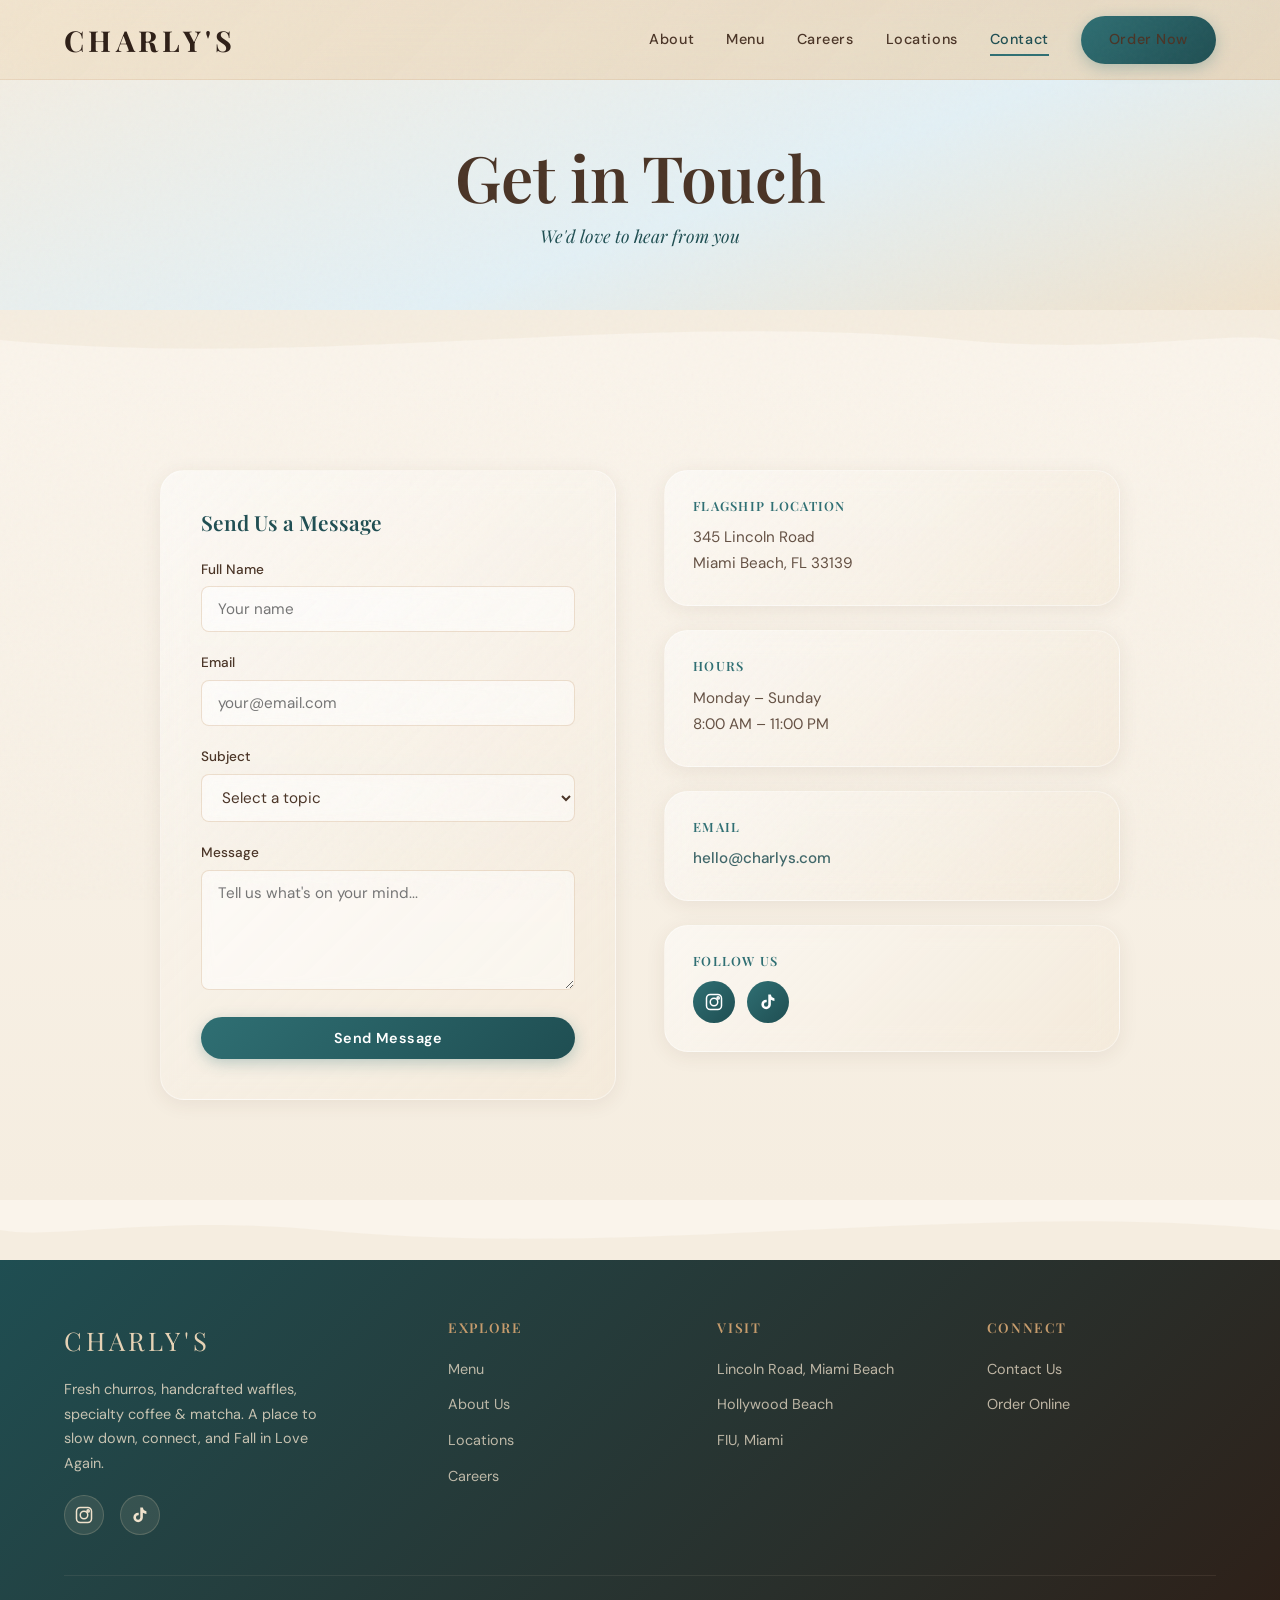
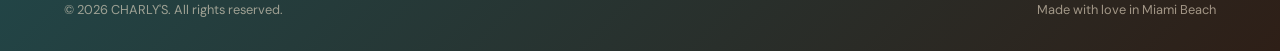
<file: contact.html>
<!DOCTYPE html>
<html lang="en">
<head>
  <meta charset="UTF-8">
  <meta name="viewport" content="width=device-width, initial-scale=1.0">
  <meta name="description" content="Contact CHARLY'S — Get in touch for catering, partnerships, careers, or just to say hello.">
  <title>Contact — CHARLY'S</title>
  <link rel="stylesheet" href="css/styles.css">
  <style>
    .contact-hero {
      padding: calc(var(--nav-height) + 60px) 0 60px;
      text-align: center;
      background: linear-gradient(160deg, var(--sand-pale) 0%, var(--sky-pale) 60%, var(--sand-light) 100%);
    }
    .contact-hero h1 { margin-bottom: 8px; }
    .contact-hero p {
      font-family: var(--ff-heading);
      font-style: italic;
      color: var(--teal-dark);
      font-size: 1.1rem;
    }

    .contact-grid {
      display: grid;
      grid-template-columns: 1fr 1fr;
      gap: 48px;
      align-items: start;
      max-width: 960px;
      margin: 0 auto;
    }

    .contact-form { padding: 40px; }
    .contact-form h3 {
      margin-bottom: 24px;
      color: var(--teal-dark);
      font-size: 1.3rem;
    }
    .form-group { margin-bottom: 20px; }
    .form-group label {
      display: block;
      font-size: 0.85rem;
      font-weight: 500;
      margin-bottom: 6px;
      color: var(--brown);
    }
    .form-group input,
    .form-group select,
    .form-group textarea {
      width: 100%;
      padding: 12px 16px;
      border: 1px solid rgba(198, 156, 109, 0.3);
      border-radius: var(--radius-sm);
      font-family: var(--ff-body);
      font-size: 0.95rem;
      color: var(--brown);
      background: rgba(255,255,255,0.5);
      backdrop-filter: blur(6px);
      transition: border-color 0.3s ease, box-shadow 0.3s ease;
      outline: none;
    }
    .form-group input:focus,
    .form-group select:focus,
    .form-group textarea:focus {
      border-color: var(--teal);
      box-shadow: 0 0 0 3px rgba(47, 111, 115, 0.1);
    }
    .form-group textarea { resize: vertical; min-height: 120px; }

    .contact-info { display: flex; flex-direction: column; gap: 24px; }
    .info-card { padding: 28px; }
    .info-card h4 {
      font-size: 0.8rem;
      text-transform: uppercase;
      letter-spacing: 0.1em;
      color: var(--teal);
      margin-bottom: 12px;
    }
    .info-card p { font-size: 0.95rem; opacity: 0.85; line-height: 1.7; }
    .info-card a { color: var(--teal-dark); font-weight: 500; }
    .info-card a:hover { text-decoration: underline; }

    .social-row {
      display: flex;
      gap: 12px;
      margin-top: 12px;
    }
    .social-row a {
      width: 42px;
      height: 42px;
      display: flex;
      align-items: center;
      justify-content: center;
      border-radius: 50%;
      background: linear-gradient(135deg, var(--teal), var(--teal-dark));
      color: #fff;
      transition: all 0.3s ease;
    }
    .social-row a:hover {
      transform: translateY(-2px);
      box-shadow: 0 4px 15px rgba(47,111,115,0.3);
    }

    @media (max-width: 768px) {
      .contact-grid { grid-template-columns: 1fr; }
    }
  </style>
</head>
<body>

  <nav class="navbar">
    <div class="container">
      <a href="index.html" class="nav-logo">Charly's</a>
      <div class="nav-links">
        <a href="about.html">About</a>
        <a href="menu.html">Menu</a>
        <a href="careers.html">Careers</a>
        <a href="locations.html">Locations</a>
        <a href="contact.html" class="active">Contact</a>
        <a href="#" class="btn btn-primary">Order Now</a>
      </div>
      <button class="nav-hamburger" aria-label="Menu"><span></span><span></span><span></span></button>
    </div>
  </nav>

  <section class="contact-hero">
    <div class="container reveal">
      <h1>Get in Touch</h1>
      <p>We'd love to hear from you</p>
    </div>
  </section>

  <div class="wave-separator">
    <svg viewBox="0 0 1440 60" preserveAspectRatio="none">
      <path d="M0,30 C360,60 720,0 1080,30 C1260,45 1380,20 1440,30 L1440,60 L0,60 Z" fill="var(--cream)"/>
    </svg>
  </div>

  <section class="section section-cream">
    <div class="container">
      <div class="contact-grid">
        <div class="glass-card contact-form reveal-left">
          <h3>Send Us a Message</h3>
          <form action="#" method="POST">
            <div class="form-group">
              <label for="name">Full Name</label>
              <input type="text" id="name" name="name" required placeholder="Your name">
            </div>
            <div class="form-group">
              <label for="email">Email</label>
              <input type="email" id="email" name="email" required placeholder="your@email.com">
            </div>
            <div class="form-group">
              <label for="subject">Subject</label>
              <select id="subject" name="subject">
                <option value="">Select a topic</option>
                <option value="general">General Inquiry</option>
                <option value="catering">Catering & Events</option>
                <option value="careers">Career Application</option>
                <option value="partnership">Partnership</option>
                <option value="feedback">Feedback</option>
              </select>
            </div>
            <div class="form-group">
              <label for="message">Message</label>
              <textarea id="message" name="message" required placeholder="Tell us what's on your mind..."></textarea>
            </div>
            <button type="submit" class="btn btn-primary" style="width:100%;">Send Message</button>
          </form>
        </div>

        <div class="contact-info reveal-right">
          <div class="glass-card info-card">
            <h4>Flagship Location</h4>
            <p>345 Lincoln Road<br>Miami Beach, FL 33139</p>
          </div>
          <div class="glass-card info-card">
            <h4>Hours</h4>
            <p>Monday – Sunday<br>8:00 AM – 11:00 PM</p>
          </div>
          <div class="glass-card info-card">
            <h4>Email</h4>
            <p><a href="mailto:hello@charlys.com">hello@charlys.com</a></p>
          </div>
          <div class="glass-card info-card">
            <h4>Follow Us</h4>
            <div class="social-row">
              <a href="https://instagram.com/charlys.us" target="_blank" rel="noopener" aria-label="Instagram">
                <svg width="18" height="18" viewBox="0 0 24 24" fill="none" stroke="currentColor" stroke-width="2"><rect x="2" y="2" width="20" height="20" rx="5"/><circle cx="12" cy="12" r="5"/><circle cx="17.5" cy="6.5" r="1.5"/></svg>
              </a>
              <a href="https://www.tiktok.com/@charlys.us" target="_blank" rel="noopener" aria-label="TikTok">
                <svg width="18" height="18" viewBox="0 0 24 24" fill="currentColor"><path d="M19.59 6.69a4.83 4.83 0 01-3.77-4.25V2h-3.45v13.67a2.89 2.89 0 01-2.88 2.5 2.89 2.89 0 01-2.89-2.89 2.89 2.89 0 012.89-2.89c.28 0 .54.04.79.1v-3.5a6.37 6.37 0 00-.79-.05A6.34 6.34 0 003.15 15.2a6.34 6.34 0 006.34 6.34 6.34 6.34 0 006.34-6.34V9.05a8.16 8.16 0 004.76 1.51V7.12a4.84 4.84 0 01-1-.43z"/></svg>
              </a>
            </div>
          </div>
        </div>
      </div>
    </div>
  </section>

  <div class="wave-separator flip">
    <svg viewBox="0 0 1440 60" preserveAspectRatio="none">
      <path d="M0,30 C360,60 720,0 1080,30 C1260,45 1380,20 1440,30 L1440,60 L0,60 Z" fill="var(--cream)"/>
    </svg>
  </div>

  <footer class="footer">
    <div class="container">
      <div class="footer-content">
        <div class="footer-brand">
          <div class="footer-logo">Charly's</div>
          <p>Fresh churros, handcrafted waffles, specialty coffee & matcha. A place to slow down, connect, and Fall in Love Again.</p>
          <div class="footer-social" style="margin-top:20px;">
            <a href="https://instagram.com/charlys.us" target="_blank" rel="noopener" aria-label="Instagram"><svg width="18" height="18" viewBox="0 0 24 24" fill="none" stroke="currentColor" stroke-width="2"><rect x="2" y="2" width="20" height="20" rx="5"/><circle cx="12" cy="12" r="5"/><circle cx="17.5" cy="6.5" r="1.5"/></svg></a>
            <a href="https://www.tiktok.com/@charlys.us" target="_blank" rel="noopener" aria-label="TikTok"><svg width="18" height="18" viewBox="0 0 24 24" fill="currentColor"><path d="M19.59 6.69a4.83 4.83 0 01-3.77-4.25V2h-3.45v13.67a2.89 2.89 0 01-2.88 2.5 2.89 2.89 0 01-2.89-2.89 2.89 2.89 0 012.89-2.89c.28 0 .54.04.79.1v-3.5a6.37 6.37 0 00-.79-.05A6.34 6.34 0 003.15 15.2a6.34 6.34 0 006.34 6.34 6.34 6.34 0 006.34-6.34V9.05a8.16 8.16 0 004.76 1.51V7.12a4.84 4.84 0 01-1-.43z"/></svg></a>
          </div>
        </div>
        <div><h4>Explore</h4><ul><li><a href="menu.html">Menu</a></li><li><a href="about.html">About Us</a></li><li><a href="locations.html">Locations</a></li><li><a href="careers.html">Careers</a></li></ul></div>
        <div><h4>Visit</h4><ul><li><a href="locations.html">Lincoln Road, Miami Beach</a></li><li><a href="locations.html">Hollywood Beach</a></li><li><a href="locations.html">FIU, Miami</a></li></ul></div>
        <div><h4>Connect</h4><ul><li><a href="contact.html">Contact Us</a></li><li><a href="#">Order Online</a></li></ul></div>
      </div>
      <div class="footer-bottom">
        <span>&copy; 2026 CHARLY'S. All rights reserved.</span>
        <span>Made with love in Miami Beach</span>
      </div>
    </div>
  </footer>

  <script src="js/main.js"></script>
</body>
</html>
</file>
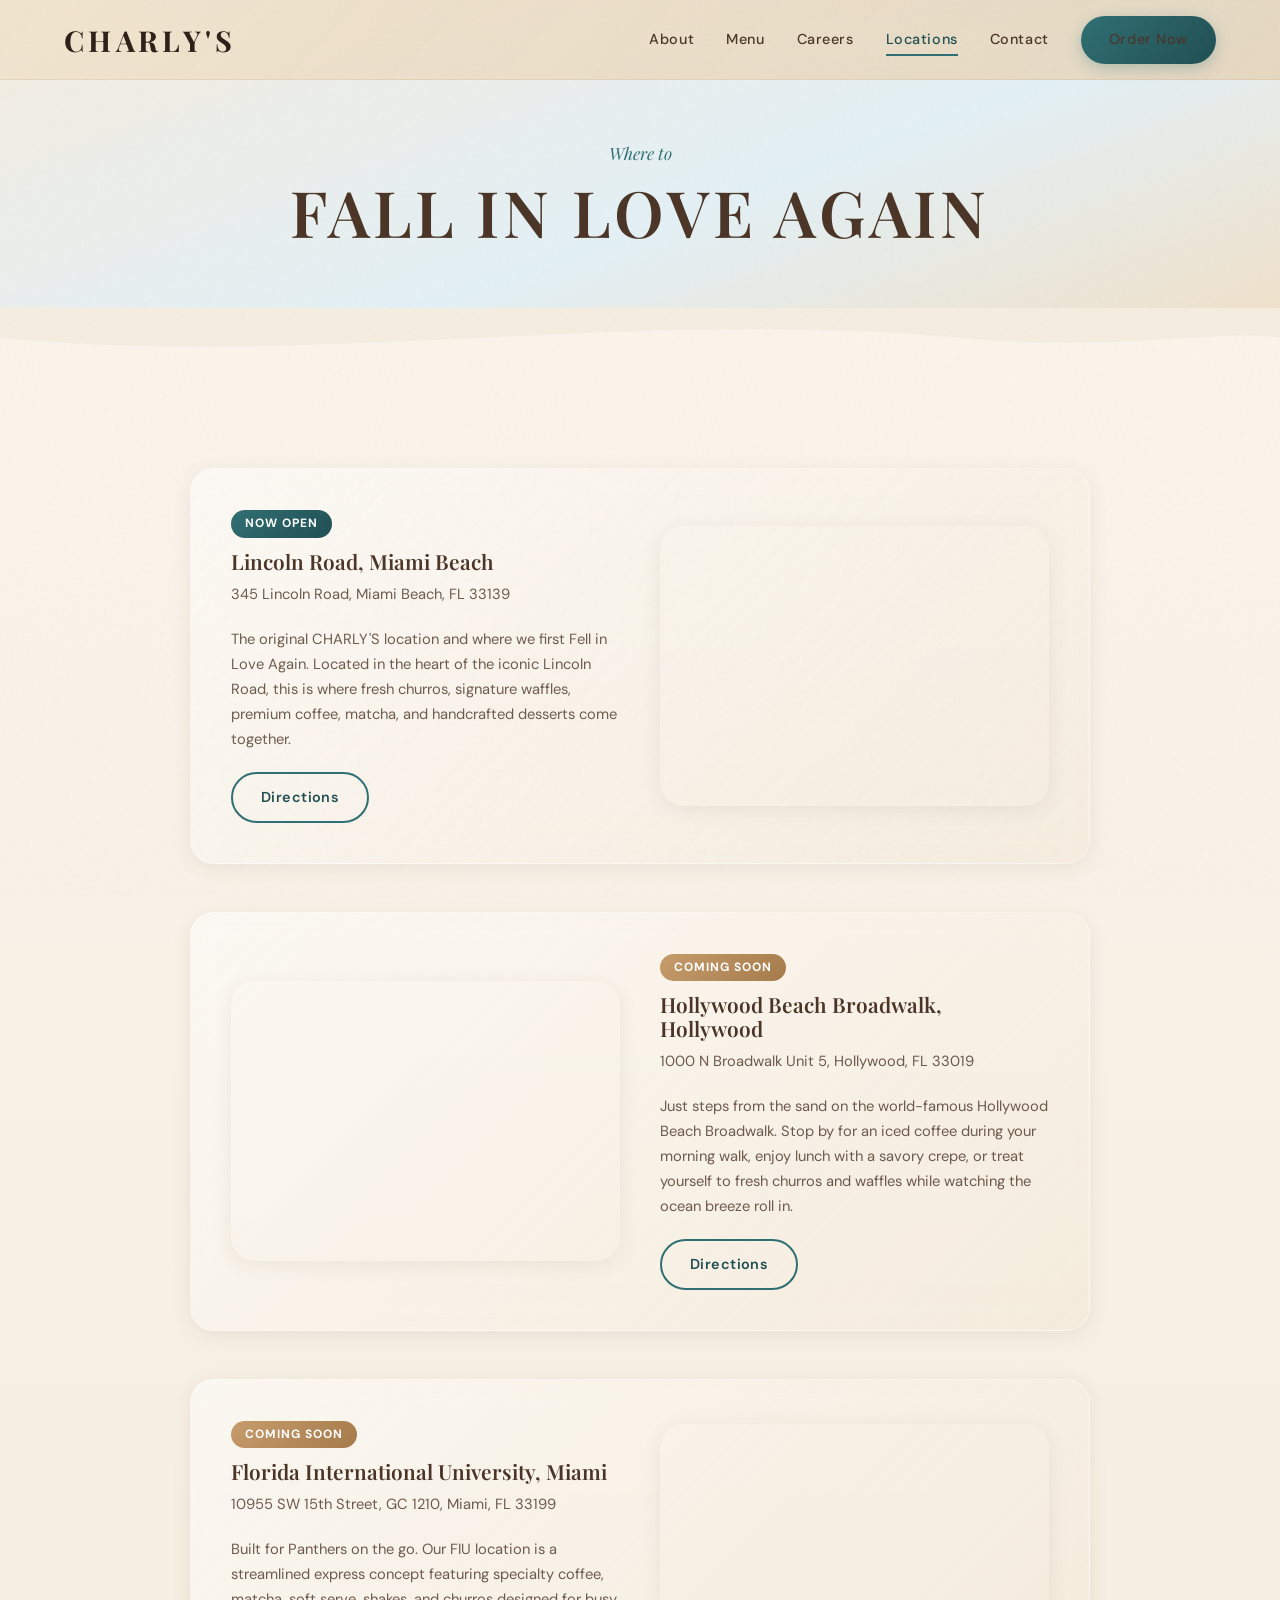
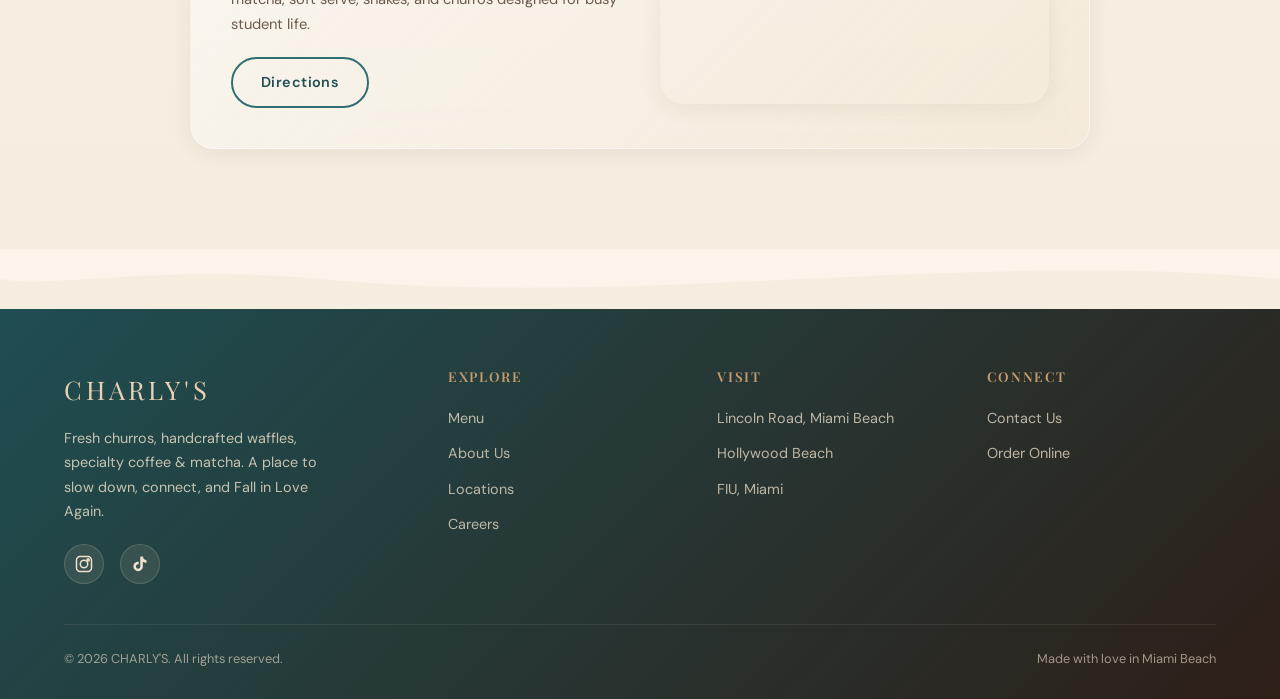
<file: locations.html>
<!DOCTYPE html>
<html lang="en">
<head>
  <meta charset="UTF-8">
  <meta name="viewport" content="width=device-width, initial-scale=1.0">
  <meta name="description" content="CHARLY'S Locations — Visit us on Lincoln Road in Miami Beach, and coming soon to Hollywood Beach and FIU.">
  <title>Locations — CHARLY'S</title>
  <link rel="stylesheet" href="css/styles.css">
  <style>
    .loc-hero {
      padding: calc(var(--nav-height) + 60px) 0 60px;
      text-align: center;
      background: linear-gradient(160deg, var(--sand-pale) 0%, var(--sky-pale) 60%, var(--sand-light) 100%);
    }
    .loc-hero .where-tag {
      color: var(--teal);
      font-family: var(--ff-heading);
      font-style: italic;
      font-size: 1.05rem;
      margin-bottom: 8px;
    }
    .loc-hero h1 {
      text-transform: uppercase;
      letter-spacing: 0.06em;
    }

    .locations-list {
      display: flex;
      flex-direction: column;
      gap: 48px;
      max-width: 900px;
      margin: 0 auto;
    }
    .loc-card {
      display: grid;
      grid-template-columns: 1fr 1fr;
      gap: 40px;
      align-items: center;
      padding: 40px;
    }
    .loc-card:nth-child(even) .loc-info { order: 2; }
    .loc-card:nth-child(even) .loc-map { order: 1; }

    .loc-badge {
      display: inline-block;
      padding: 4px 14px;
      border-radius: 50px;
      font-size: 0.75rem;
      font-weight: 700;
      text-transform: uppercase;
      letter-spacing: 0.08em;
      margin-bottom: 12px;
    }
    .badge-open {
      background: linear-gradient(135deg, var(--teal), var(--teal-dark));
      color: #fff;
    }
    .badge-soon {
      background: linear-gradient(135deg, var(--caramel), var(--caramel-dark));
      color: #fff;
    }

    .loc-info h3 { font-size: 1.3rem; margin-bottom: 8px; }
    .loc-address {
      font-size: 0.9rem;
      opacity: 0.7;
      margin-bottom: 16px;
      line-height: 1.5;
    }
    .loc-info p {
      font-size: 0.92rem;
      opacity: 0.8;
      line-height: 1.7;
      margin-bottom: 20px;
    }
    .loc-map {
      border-radius: var(--radius-lg);
      overflow: hidden;
      box-shadow: var(--shadow-md);
      height: 280px;
    }
    .loc-map iframe {
      width: 100%;
      height: 100%;
      border: 0;
    }

    @media (max-width: 768px) {
      .loc-card { grid-template-columns: 1fr; }
      .loc-card:nth-child(even) .loc-info { order: 1; }
      .loc-card:nth-child(even) .loc-map { order: 2; }
    }
  </style>
</head>
<body>

  <nav class="navbar">
    <div class="container">
      <a href="index.html" class="nav-logo">Charly's</a>
      <div class="nav-links">
        <a href="about.html">About</a>
        <a href="menu.html">Menu</a>
        <a href="careers.html">Careers</a>
        <a href="locations.html" class="active">Locations</a>
        <a href="contact.html">Contact</a>
        <a href="#" class="btn btn-primary">Order Now</a>
      </div>
      <button class="nav-hamburger" aria-label="Menu"><span></span><span></span><span></span></button>
    </div>
  </nav>

  <section class="loc-hero">
    <div class="container reveal">
      <p class="where-tag">Where to</p>
      <h1>Fall in Love Again</h1>
    </div>
  </section>

  <div class="wave-separator">
    <svg viewBox="0 0 1440 60" preserveAspectRatio="none">
      <path d="M0,30 C360,60 720,0 1080,30 C1260,45 1380,20 1440,30 L1440,60 L0,60 Z" fill="var(--cream)"/>
    </svg>
  </div>

  <section class="section section-cream">
    <div class="container">
      <div class="locations-list">

        <div class="glass-card loc-card reveal">
          <div class="loc-info">
            <span class="loc-badge badge-open">Now Open</span>
            <h3>Lincoln Road, Miami Beach</h3>
            <p class="loc-address">345 Lincoln Road, Miami Beach, FL 33139</p>
            <p>The original CHARLY'S location and where we first Fell in Love Again. Located in the heart of the iconic Lincoln Road, this is where fresh churros, signature waffles, premium coffee, matcha, and handcrafted desserts come together.</p>
            <a href="https://maps.google.com/?q=345+Lincoln+Road+Miami+Beach+FL+33139" target="_blank" rel="noopener" class="btn btn-outline">Directions</a>
          </div>
          <div class="loc-map">
            <iframe src="https://www.google.com/maps/embed?pb=!1m18!1m12!1m3!1d3593.0!2d-80.1374!3d25.7907!2m3!1f0!2f0!3f0!3m2!1i1024!2i768!4f13.1!3m3!1m2!1s0x0%3A0x0!2zMjXCsDQ3JzI2LjUiTiA4MMKwMDgnMTQuNiJX!5e0!3m2!1sen!2sus!4v1" allowfullscreen loading="lazy" title="Lincoln Road location map"></iframe>
          </div>
        </div>

        <div class="glass-card loc-card reveal">
          <div class="loc-info">
            <span class="loc-badge badge-soon">Coming Soon</span>
            <h3>Hollywood Beach Broadwalk, Hollywood</h3>
            <p class="loc-address">1000 N Broadwalk Unit 5, Hollywood, FL 33019</p>
            <p>Just steps from the sand on the world-famous Hollywood Beach Broadwalk. Stop by for an iced coffee during your morning walk, enjoy lunch with a savory crepe, or treat yourself to fresh churros and waffles while watching the ocean breeze roll in.</p>
            <a href="https://maps.google.com/?q=1000+N+Broadwalk+Hollywood+FL+33019" target="_blank" rel="noopener" class="btn btn-outline">Directions</a>
          </div>
          <div class="loc-map">
            <iframe src="https://www.google.com/maps/embed?pb=!1m18!1m12!1m3!1d3589.0!2d-80.117!3d26.011!2m3!1f0!2f0!3f0!3m2!1i1024!2i768!4f13.1!3m3!1m2!1s0x0%3A0x0!2zMjbCsDAwJzQwLjAiTiA4MMKwMDcnMDEuMiJX!5e0!3m2!1sen!2sus!4v1" allowfullscreen loading="lazy" title="Hollywood Beach location map"></iframe>
          </div>
        </div>

        <div class="glass-card loc-card reveal">
          <div class="loc-info">
            <span class="loc-badge badge-soon">Coming Soon</span>
            <h3>Florida International University, Miami</h3>
            <p class="loc-address">10955 SW 15th Street, GC 1210, Miami, FL 33199</p>
            <p>Built for Panthers on the go. Our FIU location is a streamlined express concept featuring specialty coffee, matcha, soft serve, shakes, and churros designed for busy student life.</p>
            <a href="https://maps.google.com/?q=10955+SW+15th+St+Miami+FL+33199" target="_blank" rel="noopener" class="btn btn-outline">Directions</a>
          </div>
          <div class="loc-map">
            <iframe src="https://www.google.com/maps/embed?pb=!1m18!1m12!1m3!1d3595.0!2d-80.3416!3d25.7563!2m3!1f0!2f0!3f0!3m2!1i1024!2i768!4f13.1!3m3!1m2!1s0x0%3A0x0!2zMjXCsDQ1JzIyLjciTiA4MMKwMjAnMjkuOCJX!5e0!3m2!1sen!2sus!4v1" allowfullscreen loading="lazy" title="FIU location map"></iframe>
          </div>
        </div>

      </div>
    </div>
  </section>

  <div class="wave-separator flip">
    <svg viewBox="0 0 1440 60" preserveAspectRatio="none">
      <path d="M0,30 C360,60 720,0 1080,30 C1260,45 1380,20 1440,30 L1440,60 L0,60 Z" fill="var(--cream)"/>
    </svg>
  </div>

  <footer class="footer">
    <div class="container">
      <div class="footer-content">
        <div class="footer-brand">
          <div class="footer-logo">Charly's</div>
          <p>Fresh churros, handcrafted waffles, specialty coffee & matcha. A place to slow down, connect, and Fall in Love Again.</p>
          <div class="footer-social" style="margin-top:20px;">
            <a href="https://instagram.com/charlys.us" target="_blank" rel="noopener" aria-label="Instagram"><svg width="18" height="18" viewBox="0 0 24 24" fill="none" stroke="currentColor" stroke-width="2"><rect x="2" y="2" width="20" height="20" rx="5"/><circle cx="12" cy="12" r="5"/><circle cx="17.5" cy="6.5" r="1.5"/></svg></a>
            <a href="https://www.tiktok.com/@charlys.us" target="_blank" rel="noopener" aria-label="TikTok"><svg width="18" height="18" viewBox="0 0 24 24" fill="currentColor"><path d="M19.59 6.69a4.83 4.83 0 01-3.77-4.25V2h-3.45v13.67a2.89 2.89 0 01-2.88 2.5 2.89 2.89 0 01-2.89-2.89 2.89 2.89 0 012.89-2.89c.28 0 .54.04.79.1v-3.5a6.37 6.37 0 00-.79-.05A6.34 6.34 0 003.15 15.2a6.34 6.34 0 006.34 6.34 6.34 6.34 0 006.34-6.34V9.05a8.16 8.16 0 004.76 1.51V7.12a4.84 4.84 0 01-1-.43z"/></svg></a>
          </div>
        </div>
        <div><h4>Explore</h4><ul><li><a href="menu.html">Menu</a></li><li><a href="about.html">About Us</a></li><li><a href="locations.html">Locations</a></li><li><a href="careers.html">Careers</a></li></ul></div>
        <div><h4>Visit</h4><ul><li><a href="locations.html">Lincoln Road, Miami Beach</a></li><li><a href="locations.html">Hollywood Beach</a></li><li><a href="locations.html">FIU, Miami</a></li></ul></div>
        <div><h4>Connect</h4><ul><li><a href="contact.html">Contact Us</a></li><li><a href="#">Order Online</a></li></ul></div>
      </div>
      <div class="footer-bottom">
        <span>&copy; 2026 CHARLY'S. All rights reserved.</span>
        <span>Made with love in Miami Beach</span>
      </div>
    </div>
  </footer>

  <script src="js/main.js"></script>
</body>
</html>
</file>
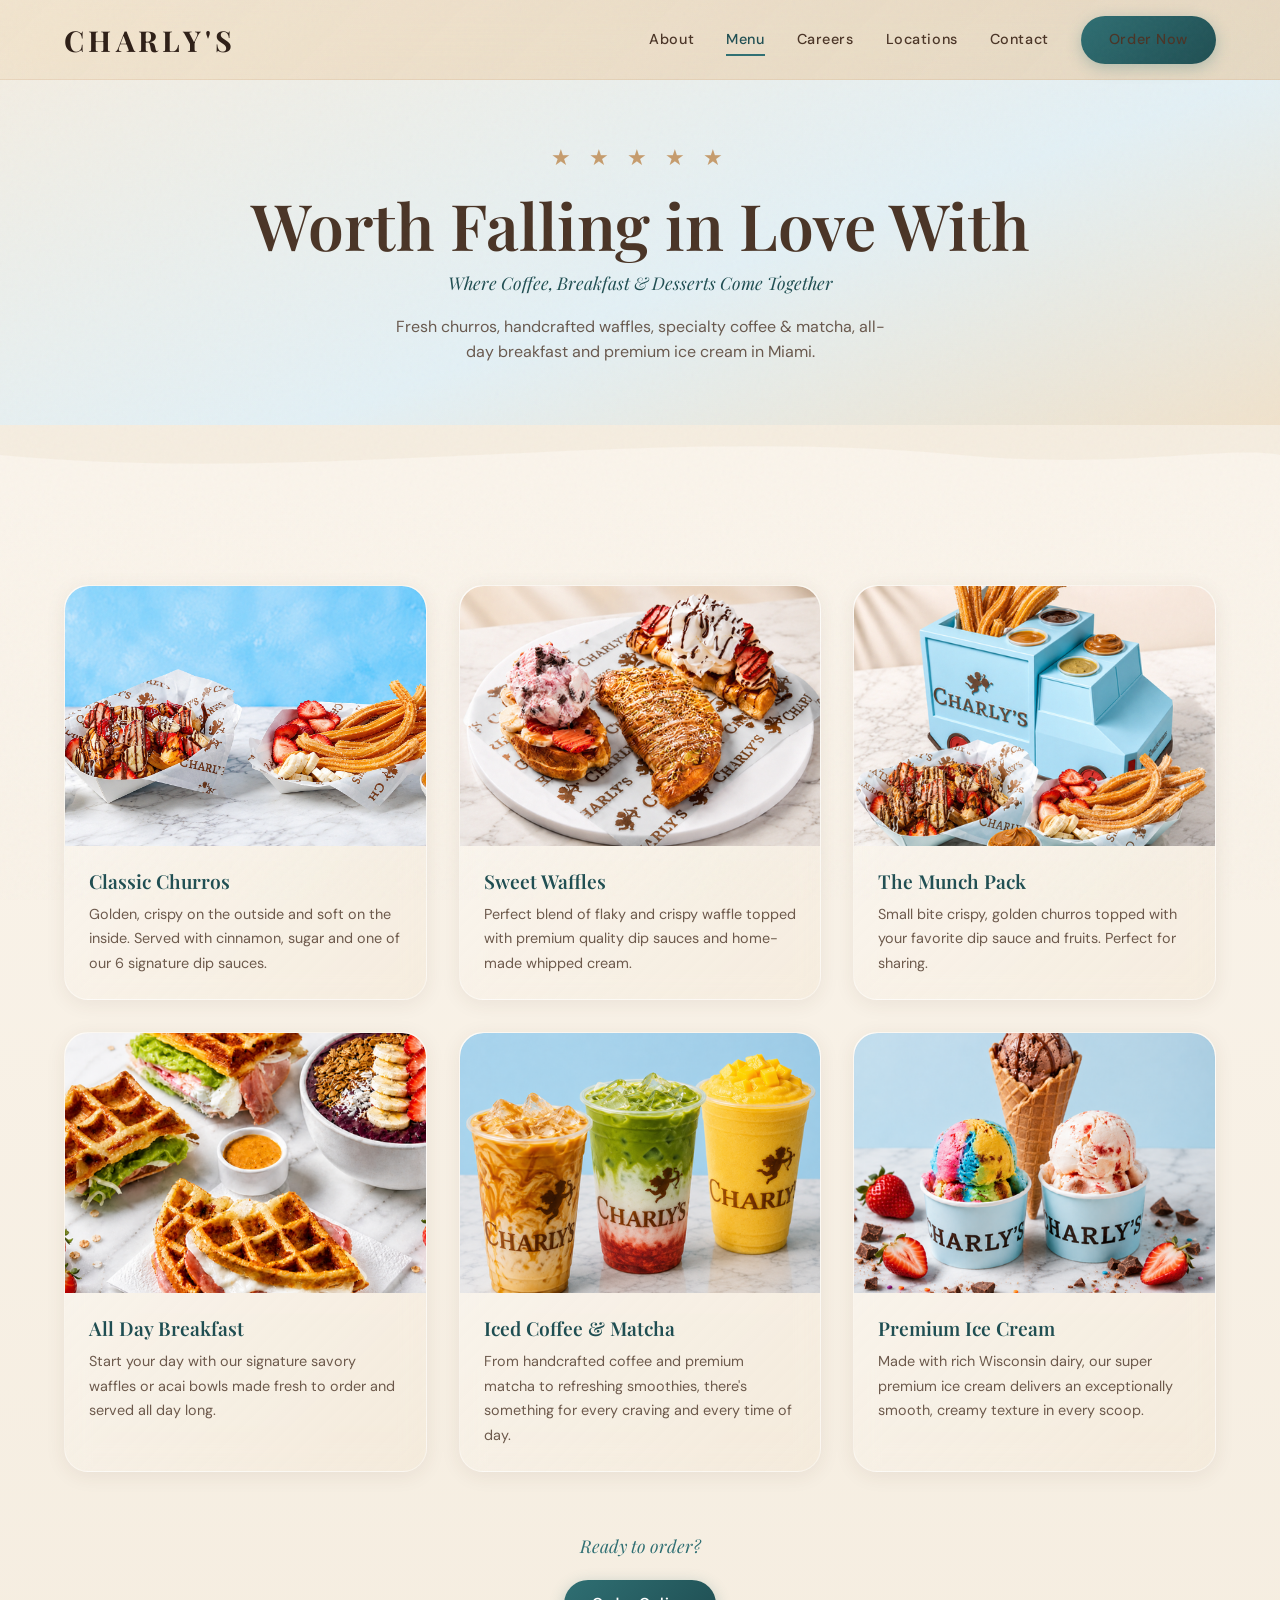
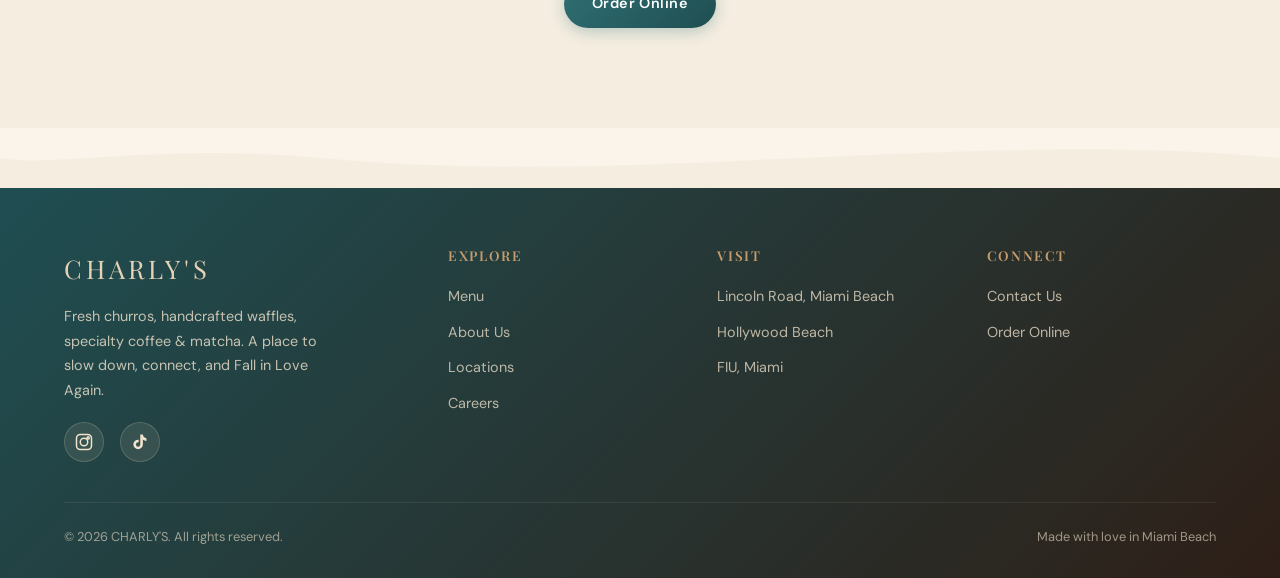
<file: menu.html>
<!DOCTYPE html>
<html lang="en">
<head>
  <meta charset="UTF-8">
  <meta name="viewport" content="width=device-width, initial-scale=1.0">
  <meta name="description" content="CHARLY'S Menu — Fresh churros, sweet waffles, all-day breakfast, iced coffee & matcha, and premium ice cream.">
  <title>Menu — CHARLY'S</title>
  <link rel="stylesheet" href="css/styles.css">
  <style>
    .menu-hero {
      padding: calc(var(--nav-height) + 60px) 0 60px;
      text-align: center;
      background: linear-gradient(160deg, var(--sand-pale) 0%, var(--sky-pale) 60%, var(--sand-light) 100%);
    }
    .menu-hero h1 { margin-bottom: 8px; }
    .menu-hero p {
      font-family: var(--ff-heading);
      font-style: italic;
      color: var(--teal-dark);
      font-size: 1.1rem;
    }
    .menu-hero .stars {
      color: var(--caramel);
      font-size: 1.4rem;
      letter-spacing: 6px;
      margin-bottom: 12px;
    }
    .menu-hero .hero-desc {
      font-family: var(--ff-body);
      font-style: normal;
      color: var(--brown);
      opacity: 0.8;
      max-width: 500px;
      margin: 16px auto 0;
      font-size: 1rem;
    }

    .menu-grid {
      display: grid;
      grid-template-columns: repeat(3, 1fr);
      gap: 32px;
    }
    .menu-card {
      overflow: hidden;
      padding: 0;
    }
    .menu-card img {
      width: 100%;
      height: 260px;
      object-fit: cover;
      border-radius: var(--radius-lg) var(--radius-lg) 0 0;
    }
    .menu-card-body {
      padding: 24px;
    }
    .menu-card h3 {
      color: var(--teal-dark);
      margin-bottom: 10px;
      font-size: 1.2rem;
    }
    .menu-card p {
      font-size: 0.9rem;
      opacity: 0.8;
      line-height: 1.7;
    }

    .menu-cta {
      text-align: center;
      padding: 60px 0 0;
    }
    .menu-cta p {
      font-family: var(--ff-heading);
      font-style: italic;
      color: var(--teal);
      font-size: 1.1rem;
      margin-bottom: 20px;
    }

    @media (max-width: 968px) {
      .menu-grid { grid-template-columns: 1fr 1fr; }
    }
    @media (max-width: 640px) {
      .menu-grid { grid-template-columns: 1fr; max-width: 440px; margin-left: auto; margin-right: auto; }
    }
  </style>
</head>
<body>

  <nav class="navbar">
    <div class="container">
      <a href="index.html" class="nav-logo">Charly's</a>
      <div class="nav-links">
        <a href="about.html">About</a>
        <a href="menu.html" class="active">Menu</a>
        <a href="careers.html">Careers</a>
        <a href="locations.html">Locations</a>
        <a href="contact.html">Contact</a>
        <a href="#" class="btn btn-primary">Order Now</a>
      </div>
      <button class="nav-hamburger" aria-label="Menu"><span></span><span></span><span></span></button>
    </div>
  </nav>

  <section class="menu-hero">
    <div class="container reveal">
      <div class="stars">&#9733; &#9733; &#9733; &#9733; &#9733;</div>
      <h1>Worth Falling in Love With</h1>
      <p>Where Coffee, Breakfast & Desserts Come Together</p>
      <p class="hero-desc">Fresh churros, handcrafted waffles, specialty coffee & matcha, all-day breakfast and premium ice cream in Miami.</p>
    </div>
  </section>

  <div class="wave-separator">
    <svg viewBox="0 0 1440 60" preserveAspectRatio="none">
      <path d="M0,30 C360,60 720,0 1080,30 C1260,45 1380,20 1440,30 L1440,60 L0,60 Z" fill="var(--cream)"/>
    </svg>
  </div>

  <section class="section section-cream">
    <div class="container">
      <div class="menu-grid">
        <div class="glass-card menu-card reveal">
          <img src="images/churros.webp" alt="Classic churros with dipping sauces">
          <div class="menu-card-body">
            <h3>Classic Churros</h3>
            <p>Golden, crispy on the outside and soft on the inside. Served with cinnamon, sugar and one of our 6 signature dip sauces.</p>
          </div>
        </div>
        <div class="glass-card menu-card reveal">
          <img src="images/waffles.webp" alt="Sweet waffles with toppings">
          <div class="menu-card-body">
            <h3>Sweet Waffles</h3>
            <p>Perfect blend of flaky and crispy waffle topped with premium quality dip sauces and home-made whipped cream.</p>
          </div>
        </div>
        <div class="glass-card menu-card reveal">
          <img src="images/munch-pack.webp" alt="The Munch Pack churro box">
          <div class="menu-card-body">
            <h3>The Munch Pack</h3>
            <p>Small bite crispy, golden churros topped with your favorite dip sauce and fruits. Perfect for sharing.</p>
          </div>
        </div>
        <div class="glass-card menu-card reveal">
          <img src="images/breakfast.webp" alt="All day breakfast waffles and acai bowl">
          <div class="menu-card-body">
            <h3>All Day Breakfast</h3>
            <p>Start your day with our signature savory waffles or acai bowls made fresh to order and served all day long.</p>
          </div>
        </div>
        <div class="glass-card menu-card reveal">
          <img src="images/drinks.webp" alt="Iced coffee, matcha and mango drinks">
          <div class="menu-card-body">
            <h3>Iced Coffee & Matcha</h3>
            <p>From handcrafted coffee and premium matcha to refreshing smoothies, there's something for every craving and every time of day.</p>
          </div>
        </div>
        <div class="glass-card menu-card reveal">
          <img src="images/icecream.webp" alt="Premium ice cream cones and cups">
          <div class="menu-card-body">
            <h3>Premium Ice Cream</h3>
            <p>Made with rich Wisconsin dairy, our super premium ice cream delivers an exceptionally smooth, creamy texture in every scoop.</p>
          </div>
        </div>
      </div>

      <div class="menu-cta reveal">
        <p>Ready to order?</p>
        <a href="#" class="btn btn-primary">Order Online</a>
      </div>
    </div>
  </section>

  <div class="wave-separator flip">
    <svg viewBox="0 0 1440 60" preserveAspectRatio="none">
      <path d="M0,30 C360,60 720,0 1080,30 C1260,45 1380,20 1440,30 L1440,60 L0,60 Z" fill="var(--cream)"/>
    </svg>
  </div>

  <footer class="footer">
    <div class="container">
      <div class="footer-content">
        <div class="footer-brand">
          <div class="footer-logo">Charly's</div>
          <p>Fresh churros, handcrafted waffles, specialty coffee & matcha. A place to slow down, connect, and Fall in Love Again.</p>
          <div class="footer-social" style="margin-top:20px;">
            <a href="https://instagram.com/charlys.us" target="_blank" rel="noopener" aria-label="Instagram"><svg width="18" height="18" viewBox="0 0 24 24" fill="none" stroke="currentColor" stroke-width="2"><rect x="2" y="2" width="20" height="20" rx="5"/><circle cx="12" cy="12" r="5"/><circle cx="17.5" cy="6.5" r="1.5"/></svg></a>
            <a href="https://www.tiktok.com/@charlys.us" target="_blank" rel="noopener" aria-label="TikTok"><svg width="18" height="18" viewBox="0 0 24 24" fill="currentColor"><path d="M19.59 6.69a4.83 4.83 0 01-3.77-4.25V2h-3.45v13.67a2.89 2.89 0 01-2.88 2.5 2.89 2.89 0 01-2.89-2.89 2.89 2.89 0 012.89-2.89c.28 0 .54.04.79.1v-3.5a6.37 6.37 0 00-.79-.05A6.34 6.34 0 003.15 15.2a6.34 6.34 0 006.34 6.34 6.34 6.34 0 006.34-6.34V9.05a8.16 8.16 0 004.76 1.51V7.12a4.84 4.84 0 01-1-.43z"/></svg></a>
          </div>
        </div>
        <div><h4>Explore</h4><ul><li><a href="menu.html">Menu</a></li><li><a href="about.html">About Us</a></li><li><a href="locations.html">Locations</a></li><li><a href="careers.html">Careers</a></li></ul></div>
        <div><h4>Visit</h4><ul><li><a href="locations.html">Lincoln Road, Miami Beach</a></li><li><a href="locations.html">Hollywood Beach</a></li><li><a href="locations.html">FIU, Miami</a></li></ul></div>
        <div><h4>Connect</h4><ul><li><a href="contact.html">Contact Us</a></li><li><a href="#">Order Online</a></li></ul></div>
      </div>
      <div class="footer-bottom">
        <span>&copy; 2026 CHARLY'S. All rights reserved.</span>
        <span>Made with love in Miami Beach</span>
      </div>
    </div>
  </footer>

  <script src="js/main.js"></script>
</body>
</html>
</file>
<file: css/styles.css>
@import url('https://fonts.googleapis.com/css2?family=Playfair+Display:ital,wght@0,400;0,500;0,600;0,700;0,800;1,400;1,500&family=DM+Sans:ital,wght@0,300;0,400;0,500;0,600;0,700;1,400&display=swap');

:root {
  --sand: #E6D2B5;
  --sand-light: #F0E2CC;
  --sand-pale: #F5EDE0;
  --caramel: #C69C6D;
  --caramel-dark: #A67B4B;
  --brown: #4A3426;
  --brown-deep: #2E1F17;
  --teal: #2F6F73;
  --teal-dark: #1F4E52;
  --teal-light: #3A8A8F;
  --sky: #A9C9D6;
  --sky-light: #C8E0EA;
  --sky-pale: #E3F0F5;
  --cream: #FAF4EB;
  --warm-white: #FDF8F0;

  --ff-heading: 'Playfair Display', Georgia, serif;
  --ff-body: 'DM Sans', 'Segoe UI', sans-serif;

  --shadow-sm: 0 2px 8px rgba(74, 52, 38, 0.06);
  --shadow-md: 0 4px 20px rgba(74, 52, 38, 0.08);
  --shadow-lg: 0 8px 40px rgba(74, 52, 38, 0.1);
  --shadow-glow: 0 0 30px rgba(47, 111, 115, 0.15);

  --radius-sm: 8px;
  --radius-md: 16px;
  --radius-lg: 24px;
  --radius-xl: 32px;

  --nav-height: 80px;
}

*, *::before, *::after { box-sizing: border-box; margin: 0; padding: 0; }

html { scroll-behavior: smooth; }

body {
  font-family: var(--ff-body);
  color: var(--brown);
  background: var(--sand-pale);
  line-height: 1.6;
  overflow-x: hidden;
  -webkit-font-smoothing: antialiased;
}

/* Grain overlay */
body::after {
  content: '';
  position: fixed;
  inset: 0;
  pointer-events: none;
  z-index: 9999;
  opacity: 0.03;
  background-image: url("data:image/svg+xml,%3Csvg viewBox='0 0 256 256' xmlns='http://www.w3.org/2000/svg'%3E%3Cfilter id='n'%3E%3CfeTurbulence type='fractalNoise' baseFrequency='0.9' numOctaves='4' stitchTiles='stitch'/%3E%3C/filter%3E%3Crect width='100%25' height='100%25' filter='url(%23n)'/%3E%3C/svg%3E");
}

h1, h2, h3, h4, h5 { font-family: var(--ff-heading); font-weight: 600; line-height: 1.15; }
h1 { font-size: clamp(2.5rem, 5vw, 4rem); }
h2 { font-size: clamp(2rem, 4vw, 3rem); }
h3 { font-size: clamp(1.3rem, 2.5vw, 1.75rem); }
p { font-size: clamp(0.95rem, 1.1vw, 1.1rem); }

a { color: inherit; text-decoration: none; }
img { max-width: 100%; display: block; }
ul { list-style: none; }

.container {
  width: 100%;
  max-width: 1200px;
  margin: 0 auto;
  padding: 0 24px;
}

/* ── NAVBAR ── */
.navbar {
  position: fixed;
  top: 0;
  left: 0;
  right: 0;
  height: var(--nav-height);
  z-index: 1000;
  transition: all 0.4s ease;
}

.navbar::before {
  content: '';
  position: absolute;
  inset: 0;
  background: linear-gradient(135deg, rgba(240, 226, 204, 0.85), rgba(230, 210, 181, 0.8));
  backdrop-filter: blur(20px) saturate(1.4);
  -webkit-backdrop-filter: blur(20px) saturate(1.4);
  border-bottom: 1px solid rgba(198, 156, 109, 0.2);
  transition: all 0.4s ease;
}

.navbar.scrolled::before {
  background: linear-gradient(135deg, rgba(240, 226, 204, 0.95), rgba(230, 210, 181, 0.92));
  box-shadow: var(--shadow-md);
}

.navbar .container {
  position: relative;
  display: flex;
  align-items: center;
  justify-content: space-between;
  height: 100%;
}

.nav-logo {
  font-family: var(--ff-heading);
  font-size: 1.8rem;
  font-weight: 700;
  letter-spacing: 0.15em;
  color: var(--brown-deep);
  text-transform: uppercase;
  z-index: 10;
}

.nav-links {
  display: flex;
  align-items: center;
  gap: 32px;
}

.nav-links a {
  font-size: 0.9rem;
  font-weight: 500;
  letter-spacing: 0.04em;
  color: var(--brown);
  position: relative;
  transition: color 0.3s ease;
}

.nav-links a::after {
  content: '';
  position: absolute;
  bottom: -4px;
  left: 0;
  width: 0;
  height: 2px;
  background: var(--teal);
  transition: width 0.3s ease;
}

.nav-links a:hover { color: var(--teal-dark); }
.nav-links a:hover::after, .nav-links a.active::after { width: 100%; }
.nav-links a.active { color: var(--teal-dark); }

/* CTA Button */
.btn {
  display: inline-flex;
  align-items: center;
  justify-content: center;
  padding: 12px 28px;
  font-family: var(--ff-body);
  font-size: 0.9rem;
  font-weight: 600;
  letter-spacing: 0.03em;
  border: none;
  border-radius: 50px;
  cursor: pointer;
  transition: all 0.3s ease;
  text-decoration: none;
}

.btn-primary {
  background: linear-gradient(135deg, var(--teal), var(--teal-dark));
  color: #fff;
  box-shadow: 0 4px 15px rgba(47, 111, 115, 0.3);
}

.btn-primary:hover {
  transform: translateY(-2px);
  box-shadow: 0 6px 25px rgba(47, 111, 115, 0.4);
}

.btn-outline {
  background: transparent;
  color: var(--teal-dark);
  border: 2px solid var(--teal);
}

.btn-outline:hover {
  background: linear-gradient(135deg, var(--teal), var(--teal-dark));
  color: #fff;
  transform: translateY(-2px);
}

.btn-sand {
  background: linear-gradient(135deg, var(--sand), var(--caramel));
  color: var(--brown-deep);
}

.btn-sand:hover {
  transform: translateY(-2px);
  box-shadow: 0 6px 25px rgba(198, 156, 109, 0.4);
}

/* Hamburger */
.nav-hamburger {
  display: none;
  flex-direction: column;
  gap: 5px;
  cursor: pointer;
  z-index: 10;
  background: none;
  border: none;
  padding: 4px;
}

.nav-hamburger span {
  display: block;
  width: 26px;
  height: 2px;
  background: var(--brown-deep);
  transition: all 0.3s ease;
  border-radius: 2px;
}

.nav-hamburger.active span:nth-child(1) { transform: rotate(45deg) translate(5px, 5px); }
.nav-hamburger.active span:nth-child(2) { opacity: 0; }
.nav-hamburger.active span:nth-child(3) { transform: rotate(-45deg) translate(5px, -5px); }

/* ── GLASS CARD ── */
.glass-card {
  background: linear-gradient(135deg, rgba(255, 255, 255, 0.5), rgba(240, 226, 204, 0.3));
  backdrop-filter: blur(12px);
  -webkit-backdrop-filter: blur(12px);
  border: 1px solid rgba(255, 255, 255, 0.4);
  border-radius: var(--radius-lg);
  box-shadow: var(--shadow-md);
  transition: transform 0.3s ease, box-shadow 0.3s ease;
}

.glass-card:hover {
  transform: translateY(-4px);
  box-shadow: var(--shadow-lg);
}

/* ── WAVE SEPARATOR ── */
.wave-separator {
  width: 100%;
  overflow: hidden;
  line-height: 0;
  position: relative;
}

.wave-separator svg {
  width: 100%;
  height: 60px;
  display: block;
}

.wave-separator.flip { transform: rotate(180deg); }

/* ── SECTION SPACING ── */
.section {
  padding: 100px 0;
  position: relative;
}

.section-sand { background: linear-gradient(180deg, var(--sand-pale), var(--sand-light)); }
.section-cream { background: linear-gradient(180deg, var(--cream), var(--sand-pale)); }
.section-sky { background: linear-gradient(180deg, var(--sky-pale), var(--sky-light)); }
.section-warm { background: linear-gradient(180deg, var(--warm-white), var(--cream)); }

.section-title {
  text-align: center;
  margin-bottom: 16px;
  color: var(--brown-deep);
}

.section-subtitle {
  text-align: center;
  color: var(--teal-dark);
  font-family: var(--ff-heading);
  font-style: italic;
  font-size: 1.1rem;
  margin-bottom: 60px;
}

/* ── FOOTER ── */
.footer {
  background: linear-gradient(135deg, var(--teal-dark), var(--brown-deep));
  color: var(--sand-light);
  padding: 60px 0 30px;
}

.footer-content {
  display: grid;
  grid-template-columns: 1.5fr 1fr 1fr 1fr;
  gap: 40px;
  margin-bottom: 40px;
}

.footer-brand .footer-logo {
  font-family: var(--ff-heading);
  font-size: 1.6rem;
  letter-spacing: 0.15em;
  text-transform: uppercase;
  color: var(--sand);
  margin-bottom: 16px;
}

.footer-brand p {
  font-size: 0.9rem;
  opacity: 0.8;
  line-height: 1.7;
  max-width: 280px;
}

.footer h4 {
  font-size: 0.85rem;
  text-transform: uppercase;
  letter-spacing: 0.12em;
  margin-bottom: 20px;
  color: var(--caramel);
}

.footer ul li { margin-bottom: 10px; }

.footer ul a {
  font-size: 0.9rem;
  opacity: 0.75;
  transition: opacity 0.3s ease, color 0.3s ease;
}

.footer ul a:hover { opacity: 1; color: var(--sand); }

.footer-social {
  display: flex;
  gap: 16px;
}

.footer-social a {
  width: 40px;
  height: 40px;
  display: flex;
  align-items: center;
  justify-content: center;
  border-radius: 50%;
  background: rgba(230, 210, 181, 0.1);
  border: 1px solid rgba(230, 210, 181, 0.2);
  transition: all 0.3s ease;
  font-size: 1.1rem;
}

.footer-social a:hover {
  background: rgba(230, 210, 181, 0.2);
  transform: translateY(-2px);
}

.footer-bottom {
  border-top: 1px solid rgba(230, 210, 181, 0.15);
  padding-top: 24px;
  display: flex;
  justify-content: space-between;
  align-items: center;
  font-size: 0.8rem;
  opacity: 0.6;
}

/* ── ANIMATIONS ── */
.reveal {
  opacity: 0;
  transform: translateY(30px);
  transition: opacity 0.7s ease, transform 0.7s ease;
}

.reveal.visible {
  opacity: 1;
  transform: translateY(0);
}

.reveal-left {
  opacity: 0;
  transform: translateX(-40px);
  transition: opacity 0.7s ease, transform 0.7s ease;
}

.reveal-left.visible {
  opacity: 1;
  transform: translateX(0);
}

.reveal-right {
  opacity: 0;
  transform: translateX(40px);
  transition: opacity 0.7s ease, transform 0.7s ease;
}

.reveal-right.visible {
  opacity: 1;
  transform: translateX(0);
}

/* ── IMAGE STYLES ── */
.img-editorial {
  border-radius: var(--radius-lg);
  object-fit: cover;
  box-shadow: var(--shadow-md);
}

.img-round { border-radius: var(--radius-xl); }

/* ── RESPONSIVE ── */
@media (max-width: 968px) {
  .nav-hamburger { display: flex; }

  .nav-links {
    position: fixed;
    top: 0;
    right: -100%;
    width: 75%;
    max-width: 360px;
    height: 100vh;
    flex-direction: column;
    justify-content: center;
    gap: 28px;
    background: linear-gradient(180deg, var(--sand-pale), var(--sand-light));
    box-shadow: -10px 0 40px rgba(0,0,0,0.1);
    transition: right 0.4s ease;
    padding: 40px;
  }

  .nav-links.open { right: 0; }

  .nav-links a { font-size: 1.1rem; }

  .footer-content {
    grid-template-columns: 1fr 1fr;
    gap: 30px;
  }
}

@media (max-width: 640px) {
  .section { padding: 60px 0; }

  .nav-links {
    width: 100%;
    max-width: 100%;
  }

  .footer-content { grid-template-columns: 1fr; }

  .footer-bottom { flex-direction: column; gap: 8px; text-align: center; }
}
</file>
